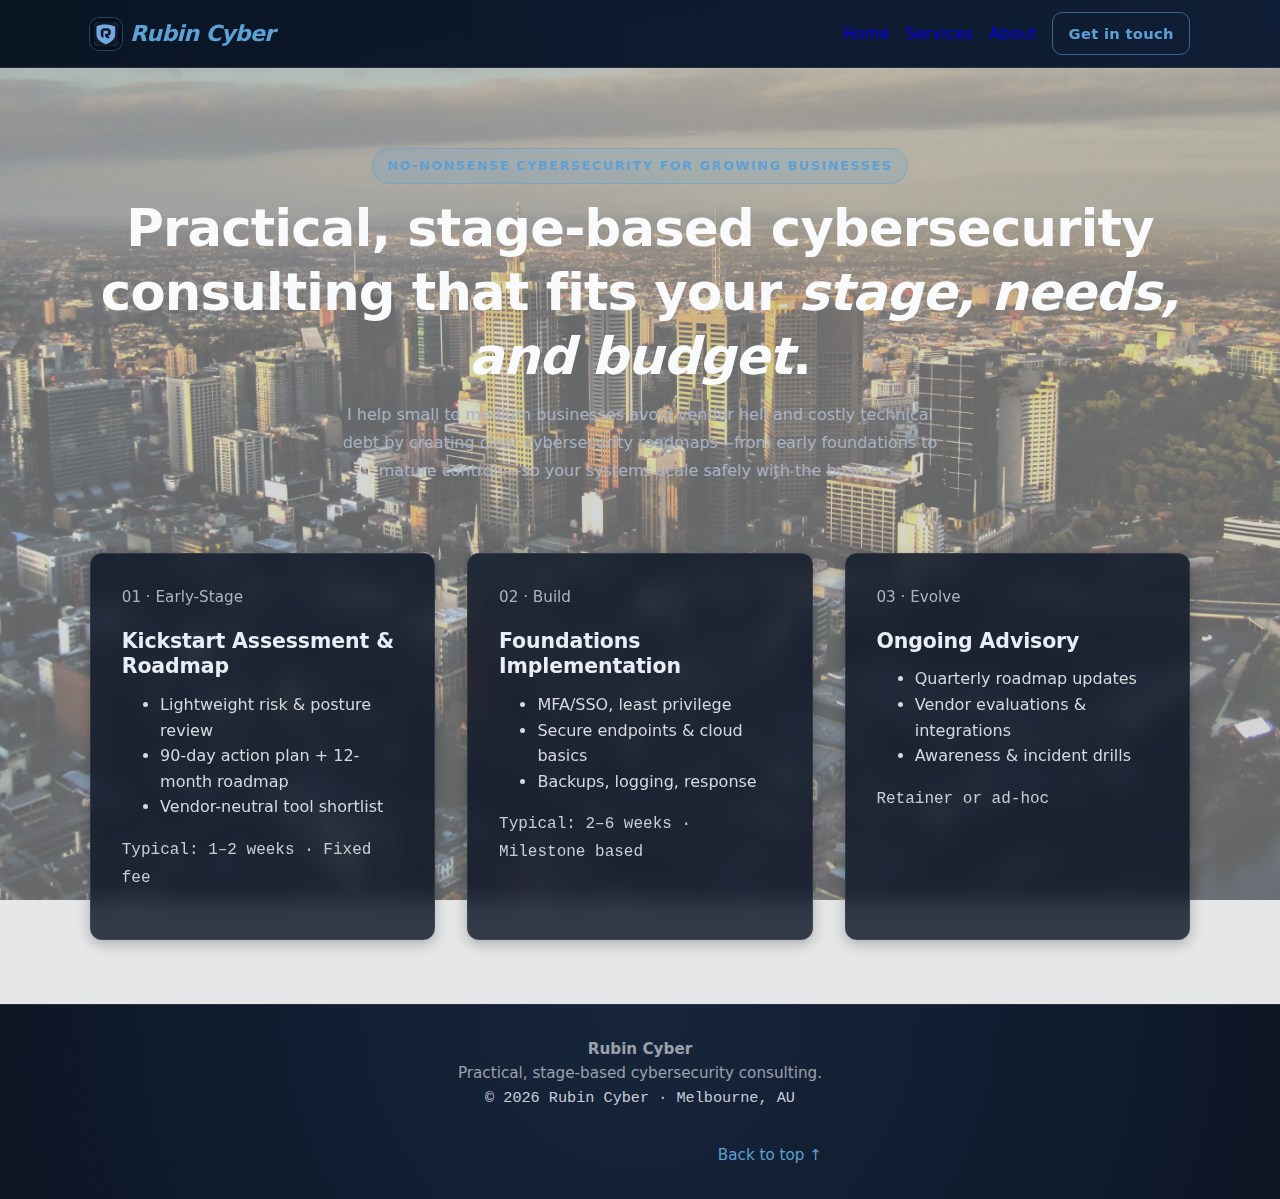
<file: index.html>
<!DOCTYPE html>
<html lang="en">
<head>
  <meta charset="utf-8"/>
  <meta name="viewport" content="width=device-width,initial-scale=1"/>
  <title>Rubin Cyber — Practical, stage-based cybersecurity consulting</title>
  <meta name="description" content="Practical, stage-based cybersecurity roadmaps for SMBs. No-nonsense guidance that fits your stage, needs, and budget."/>
  <link rel="icon" type="image/svg+xml" href="./assets/icon.svg?v=5">
  <link rel="stylesheet" href="./assets/styles.css?v=9">
</head>
<body>
<header class="nav">
  <div class="container nav-inner">
    <div class="brand">
      <img class="logo" src="./assets/icon.svg" width="24" height="24" alt="Rubin Cyber logo">
      <span>Rubin&nbsp;Cyber</span>
    </div>
    <nav class="menu" aria-label="Primary">
      <a href="./index.html">Home</a>
      <a href="./services.html">Services</a>
      <a href="./about.html">About</a>
      <a class="cta" href="./contact.html">Get in touch</a>
    </nav>
  </div>
</header>

<section class="hero">
  <div class="container">
    <span class="badge">No-nonsense cybersecurity for growing businesses</span>
    <h1>Practical, stage-based cybersecurity consulting that fits your <em>stage, needs, and budget</em>.</h1>
    <p>I help small to medium businesses avoid vendor hell and costly technical debt by creating clear cybersecurity roadmaps—from early foundations to mature controls—so your systems scale safely with the business.</p>
  </div>
</section>

<section class="section">
  <div class="container">
    <div class="grid three">
      <article class="card">
        <div class="kicker">01 · Early-Stage</div>
        <h3>Kickstart Assessment  &amp;  Roadmap</h3>
        <ul class="list">
          <li>Lightweight risk  &amp;  posture review</li>
          <li>90-day action plan + 12-month roadmap</li>
          <li>Vendor-neutral tool shortlist</li>
        </ul>
        <p class="mono">Typical: 1–2 weeks · Fixed fee</p>
      </article>
      <article class="card">
        <div class="kicker">02 · Build</div>
        <h3>Foundations Implementation</h3>
        <ul class="list">
          <li>MFA/SSO, least privilege</li>
          <li>Secure endpoints  &amp;  cloud basics</li>
          <li>Backups, logging, response</li>
        </ul>
        <p class="mono">Typical: 2–6 weeks · Milestone based</p>
      </article>
      <article class="card">
        <div class="kicker">03 · Evolve</div>
        <h3>Ongoing Advisory</h3>
        <ul class="list">
          <li>Quarterly roadmap updates</li>
          <li>Vendor evaluations  &amp;  integrations</li>
          <li>Awareness  &amp;  incident drills</li>
        </ul>
        <p class="mono">Retainer or ad-hoc</p>
      </article>
    </div>
  </div>
</section>

<footer class="foot">
  <div class="container">
    <div class="grid two">
      <div>
        <strong>Rubin Cyber</strong><br/>
        Practical, stage-based cybersecurity consulting.<br/>
        <span class="mono">© <span id="year"></span> Rubin Cyber · Melbourne, AU</span>
      </div>
      <div style="text-align:right"><a class="pill" href="#top">Back to top ↑</a></div>
    </div>
  </div>
</footer>
<script>document.getElementById('year').textContent=new Date().getFullYear()</script>
</body>
</html>
</file>
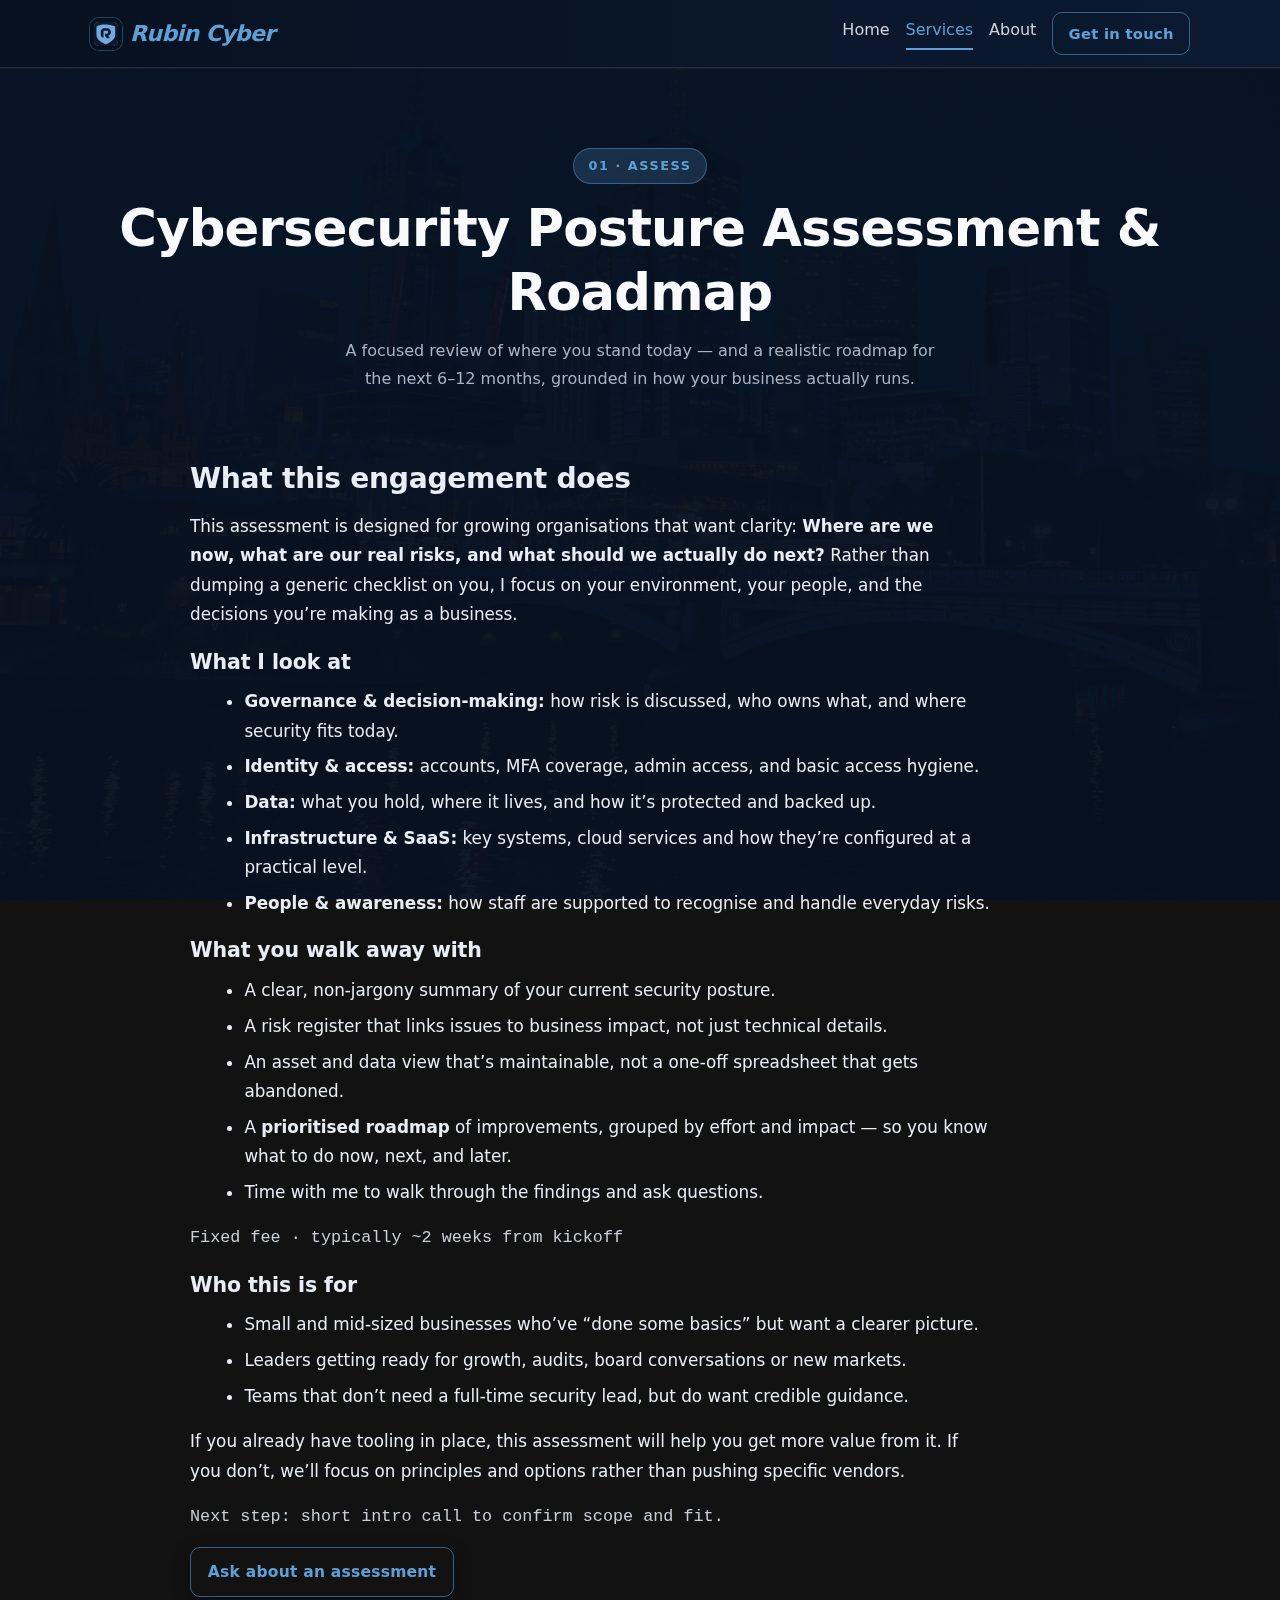
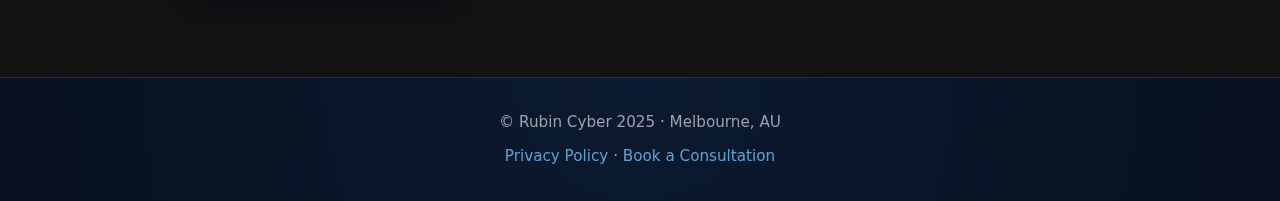
<file: assess.html>
<!DOCTYPE html>
<html lang="en">
<head>
  <meta charset="utf-8"/>
  <meta name="viewport" content="width=device-width,initial-scale=1"/>
  <title>Cybersecurity Posture Assessment & Roadmap — Rubin Cyber</title>
  <meta name="description" content="Fixed-fee cybersecurity posture assessment and roadmap for growing businesses."/>

  <link rel="icon" type="image/svg+xml" href="./assets/icon.svg?v=11">
  <link rel="stylesheet" href="./assets/styles.css?v=20">
  <link rel="canonical" href="https://j-rbs.github.io/rubin-cyber-website/assess.html">
  <meta name="theme-color" content="#1C1E22">
  <meta name="color-scheme" content="dark">

  <!-- Open Graph -->
  <meta property="og:type" content="website">
  <meta property="og:site_name" content="Rubin Cyber">
  <meta property="og:title" content="Cybersecurity Posture Assessment & Roadmap — Rubin Cyber">
  <meta property="og:description" content="A focused assessment and roadmap aligned to how your business actually operates.">
  <meta property="og:url" content="https://j-rbs.github.io/rubin-cyber-website/assess.html">
  <meta property="og:image" content="https://j-rbs.github.io/rubin-cyber-website/assets/og-image.png">
  <meta property="og:image:width" content="1200">
  <meta property="og:image:height" content="630">

  <!-- Twitter -->
  <meta name="twitter:card" content="summary_large_image">
  <meta name="twitter:title" content="Cybersecurity Posture Assessment & Roadmap — Rubin Cyber">
  <meta name="twitter:description" content="Vendor-neutral assessment and roadmap designed for growing businesses.">
  <meta name="twitter:image" content="https://j-rbs.github.io/rubin-cyber-website/assets/og-image.png">
</head>

<body class="bg-layer">
<header class="nav">
  <div class="container nav-inner">
    <div class="brand">
      <img class="logo" src="./assets/icon.svg?v=12" alt="Rubin Cyber logo">
      <span>Rubin&nbsp;Cyber</span>
    </div>
    <nav class="menu" aria-label="Primary">
      <a class="navlink" href="./">Home</a>
      <a class="navlink" href="./services.html" aria-current="page">Services</a>
      <a class="navlink" href="./about.html">About</a>
      <a class="cta" href="./contact.html">Get in touch</a>
    </nav>
  </div>
</header>

<section class="hero">
  <div class="container">
    <span class="badge">01 · Assess</span>
    <h1>Cybersecurity Posture Assessment &amp; Roadmap</h1>
    <p class="muted">
      A focused review of where you stand today — and a realistic roadmap for the next 6–12 months,
      grounded in how your business actually runs.
    </p>
  </div>
</section>

<section class="section about">
  <div class="container">
    <h2>What this engagement does</h2>
    <p>
      This assessment is designed for growing organisations that want clarity: 
      <strong>Where are we now, what are our real risks, and what should we actually do next?</strong> 
      Rather than dumping a generic checklist on you, I focus on your environment, your people,
      and the decisions you’re making as a business.
    </p>

    <h3>What I look at</h3>
    <ul class="indented-list">
      <li><strong>Governance &amp; decision-making:</strong> how risk is discussed, who owns what, and where security fits today.</li>
      <li><strong>Identity &amp; access:</strong> accounts, MFA coverage, admin access, and basic access hygiene.</li>
      <li><strong>Data:</strong> what you hold, where it lives, and how it’s protected and backed up.</li>
      <li><strong>Infrastructure &amp; SaaS:</strong> key systems, cloud services and how they’re configured at a practical level.</li>
      <li><strong>People &amp; awareness:</strong> how staff are supported to recognise and handle everyday risks.</li>
    </ul>

    <h3>What you walk away with</h3>
    <ul class="indented-list">
      <li>A clear, non-jargony summary of your current security posture.</li>
      <li>A risk register that links issues to business impact, not just technical details.</li>
      <li>An asset and data view that’s maintainable, not a one-off spreadsheet that gets abandoned.</li>
      <li>
        A <strong>prioritised roadmap</strong> of improvements, grouped by effort and impact —
        so you know what to do now, next, and later.
      </li>
      <li>Time with me to walk through the findings and ask questions.</li>
    </ul>

    <p class="mono">Fixed fee · typically ~2 weeks from kickoff</p>

    <h3>Who this is for</h3>
    <ul class="indented-list">
      <li>Small and mid-sized businesses who’ve “done some basics” but want a clearer picture.</li>
      <li>Leaders getting ready for growth, audits, board conversations or new markets.</li>
      <li>Teams that don’t need a full-time security lead, but do want credible guidance.</li>
    </ul>

    <p>
      If you already have tooling in place, this assessment will help you get more value from it.
      If you don’t, we’ll focus on principles and options rather than pushing specific vendors.
    </p>

    <p class="mono">Next step: short intro call to confirm scope and fit.</p>

    <p>
      <a class="btn" href="./contact.html">Ask about an assessment</a>
    </p>
  </div>
</section>

<footer class="foot">
  <div class="container foot-inner">
    <span class="foot-copy">© Rubin Cyber 2025 · Melbourne, AU</span>
    <nav class="foot-links">
      <a href="./privacy.html" class="foot-link">Privacy Policy</a> ·
      <a href="./contact.html" class="foot-cta">Book a Consultation</a>
    </nav>
  </div>
</footer>
</body>
</html>
</file>
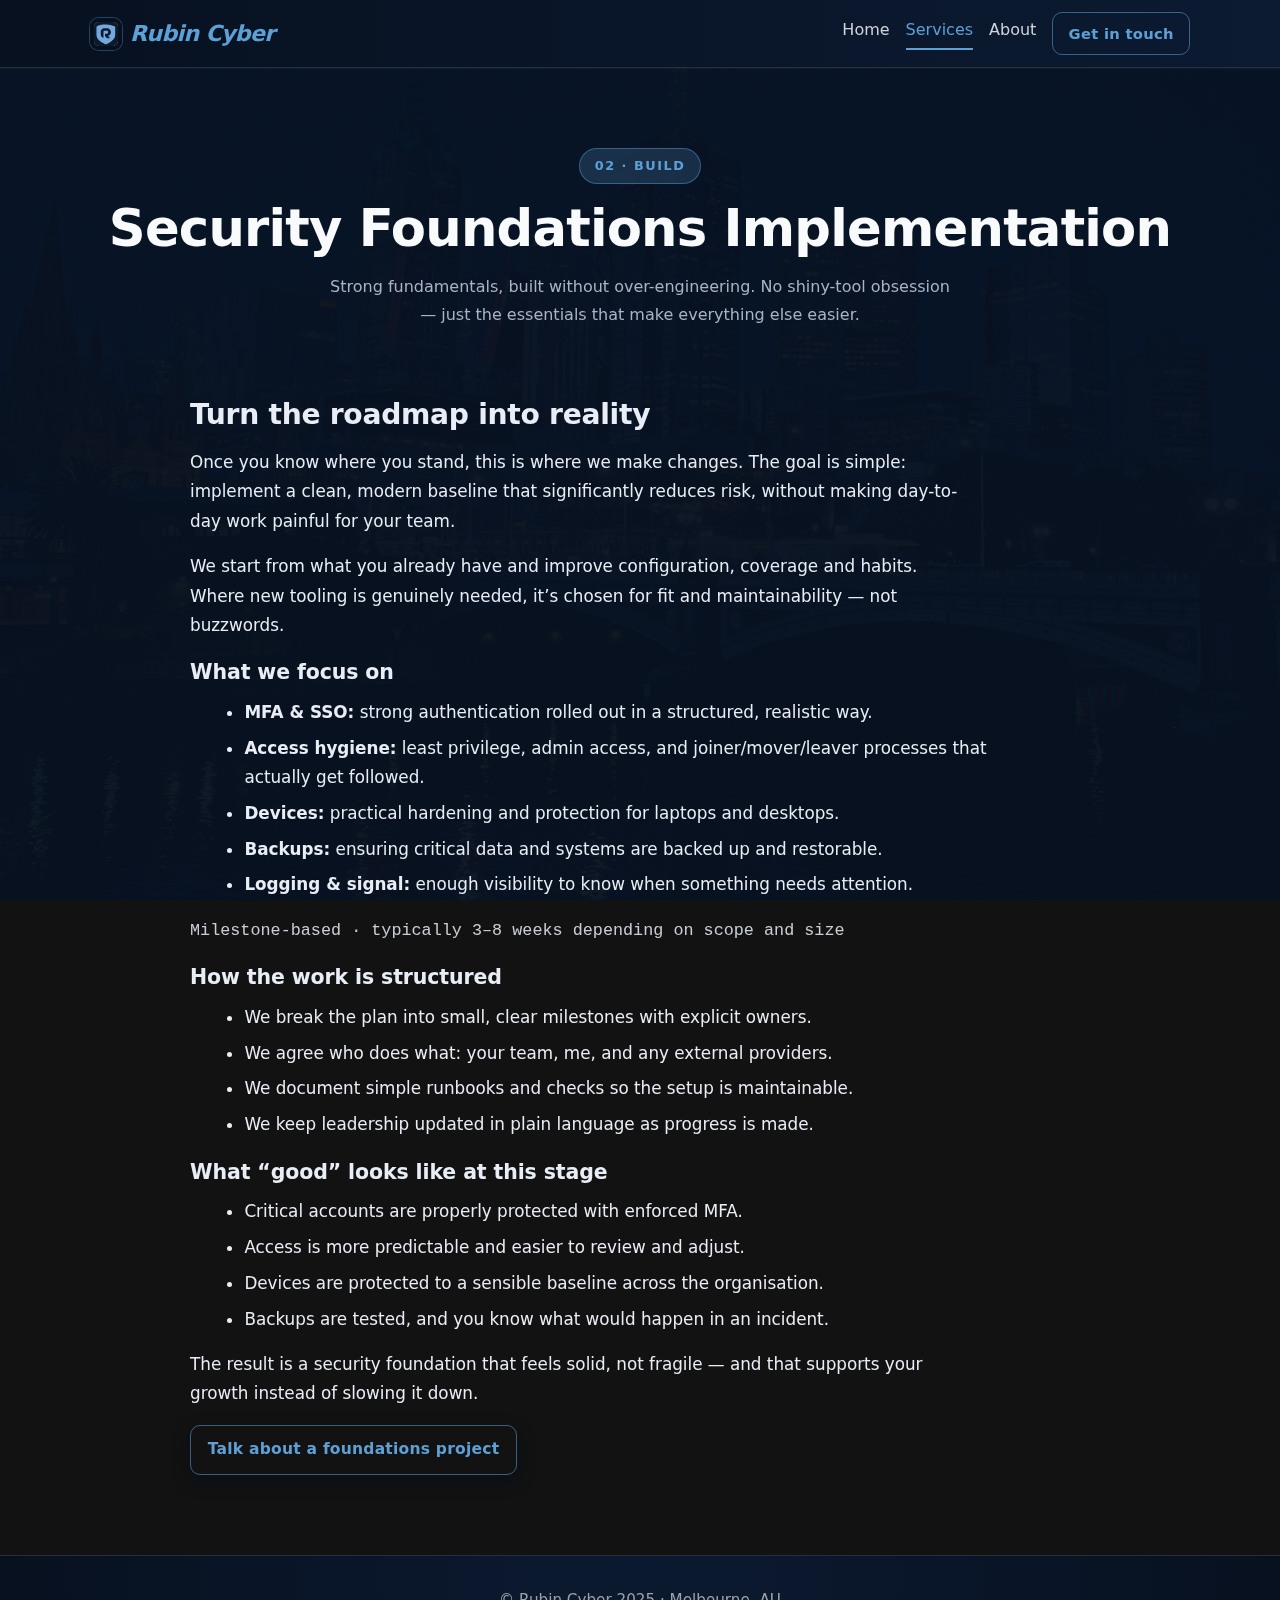
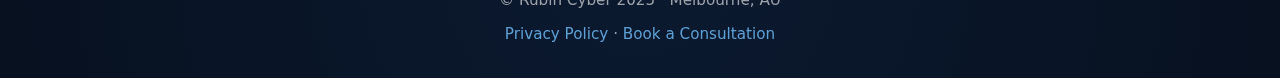
<file: build.html>
<!DOCTYPE html>
<html lang="en">
<head>
  <meta charset="utf-8"/>
  <meta name="viewport" content="width=device-width,initial-scale=1"/>
  <title>Security Foundations Implementation — Rubin Cyber</title>
  <meta name="description" content="Strong, low-maintenance security foundations implemented without over-engineering."/>

  <link rel="icon" type="image/svg+xml" href="./assets/icon.svg?v=11">
  <link rel="stylesheet" href="./assets/styles.css?v=20">
  <link rel="canonical" href="https://j-rbs.github.io/rubin-cyber-website/build.html">
  <meta name="theme-color" content="#1C1E22">
  <meta name="color-scheme" content="dark">

  <!-- Open Graph -->
  <meta property="og:type" content="website">
  <meta property="og:site_name" content="Rubin Cyber">
  <meta property="og:title" content="Security Foundations Implementation — Rubin Cyber">
  <meta property="og:description" content="Practical implementation of security fundamentals like MFA, access hygiene, backups and logging.">
  <meta property="og:url" content="https://j-rbs.github.io/rubin-cyber-website/build.html">
  <meta property="og:image" content="https://j-rbs.github.io/rubin-cyber-website/assets/og-image.png">
  <meta property="og:image:width" content="1200">
  <meta property="og:image:height" content="630">

  <!-- Twitter -->
  <meta name="twitter:card" content="summary_large_image">
  <meta name="twitter:title" content="Security Foundations Implementation — Rubin Cyber">
  <meta name="twitter:description" content="Strong fundamentals, implemented in a way your team can actually live with.">
  <meta name="twitter:image" content="https://j-rbs.github.io/rubin-cyber-website/assets/og-image.png">
</head>

<body class="bg-layer">
<header class="nav">
  <div class="container nav-inner">
    <div class="brand">
      <img class="logo" src="./assets/icon.svg?v=12" alt="Rubin Cyber logo">
      <span>Rubin&nbsp;Cyber</span>
    </div>
    <nav class="menu" aria-label="Primary">
      <a class="navlink" href="./">Home</a>
      <a class="navlink" href="./services.html" aria-current="page">Services</a>
      <a class="navlink" href="./about.html">About</a>
      <a class="cta" href="./contact.html">Get in touch</a>
    </nav>
  </div>
</header>

<section class="hero">
  <div class="container">
    <span class="badge">02 · Build</span>
    <h1>Security Foundations Implementation</h1>
    <p class="muted">
      Strong fundamentals, built without over-engineering.
      No shiny-tool obsession — just the essentials that make everything else easier.
    </p>
  </div>
</section>

<section class="section about">
  <div class="container">
    <h2>Turn the roadmap into reality</h2>
    <p>
      Once you know where you stand, this is where we make changes.
      The goal is simple: implement a clean, modern baseline that significantly reduces risk,
      without making day-to-day work painful for your team.
    </p>

    <p>
      We start from what you already have and improve configuration, coverage and habits.
      Where new tooling is genuinely needed, it’s chosen for fit and maintainability —
      not buzzwords.
    </p>

    <h3>What we focus on</h3>
    <ul class="indented-list">
      <li><strong>MFA &amp; SSO:</strong> strong authentication rolled out in a structured, realistic way.</li>
      <li><strong>Access hygiene:</strong> least privilege, admin access, and joiner/mover/leaver processes that actually get followed.</li>
      <li><strong>Devices:</strong> practical hardening and protection for laptops and desktops.</li>
      <li><strong>Backups:</strong> ensuring critical data and systems are backed up and restorable.</li>
      <li><strong>Logging &amp; signal:</strong> enough visibility to know when something needs attention.</li>
    </ul>

    <p class="mono">Milestone-based · typically 3–8 weeks depending on scope and size</p>

    <h3>How the work is structured</h3>
    <ul class="indented-list">
      <li>We break the plan into small, clear milestones with explicit owners.</li>
      <li>We agree who does what: your team, me, and any external providers.</li>
      <li>We document simple runbooks and checks so the setup is maintainable.</li>
      <li>We keep leadership updated in plain language as progress is made.</li>
    </ul>

    <h3>What “good” looks like at this stage</h3>
    <ul class="indented-list">
      <li>Critical accounts are properly protected with enforced MFA.</li>
      <li>Access is more predictable and easier to review and adjust.</li>
      <li>Devices are protected to a sensible baseline across the organisation.</li>
      <li>Backups are tested, and you know what would happen in an incident.</li>
    </ul>

    <p>
      The result is a security foundation that feels solid, not fragile —
      and that supports your growth instead of slowing it down.
    </p>

    <p>
      <a class="btn" href="./contact.html">Talk about a foundations project</a>
    </p>
  </div>
</section>

<footer class="foot">
  <div class="container foot-inner">
    <span class="foot-copy">© Rubin Cyber 2025 · Melbourne, AU</span>
    <nav class="foot-links">
      <a href="./privacy.html" class="foot-link">Privacy Policy</a> ·
      <a href="./contact.html" class="foot-cta">Book a Consultation</a>
    </nav>
  </div>
</footer>
</body>
</html>
</file>
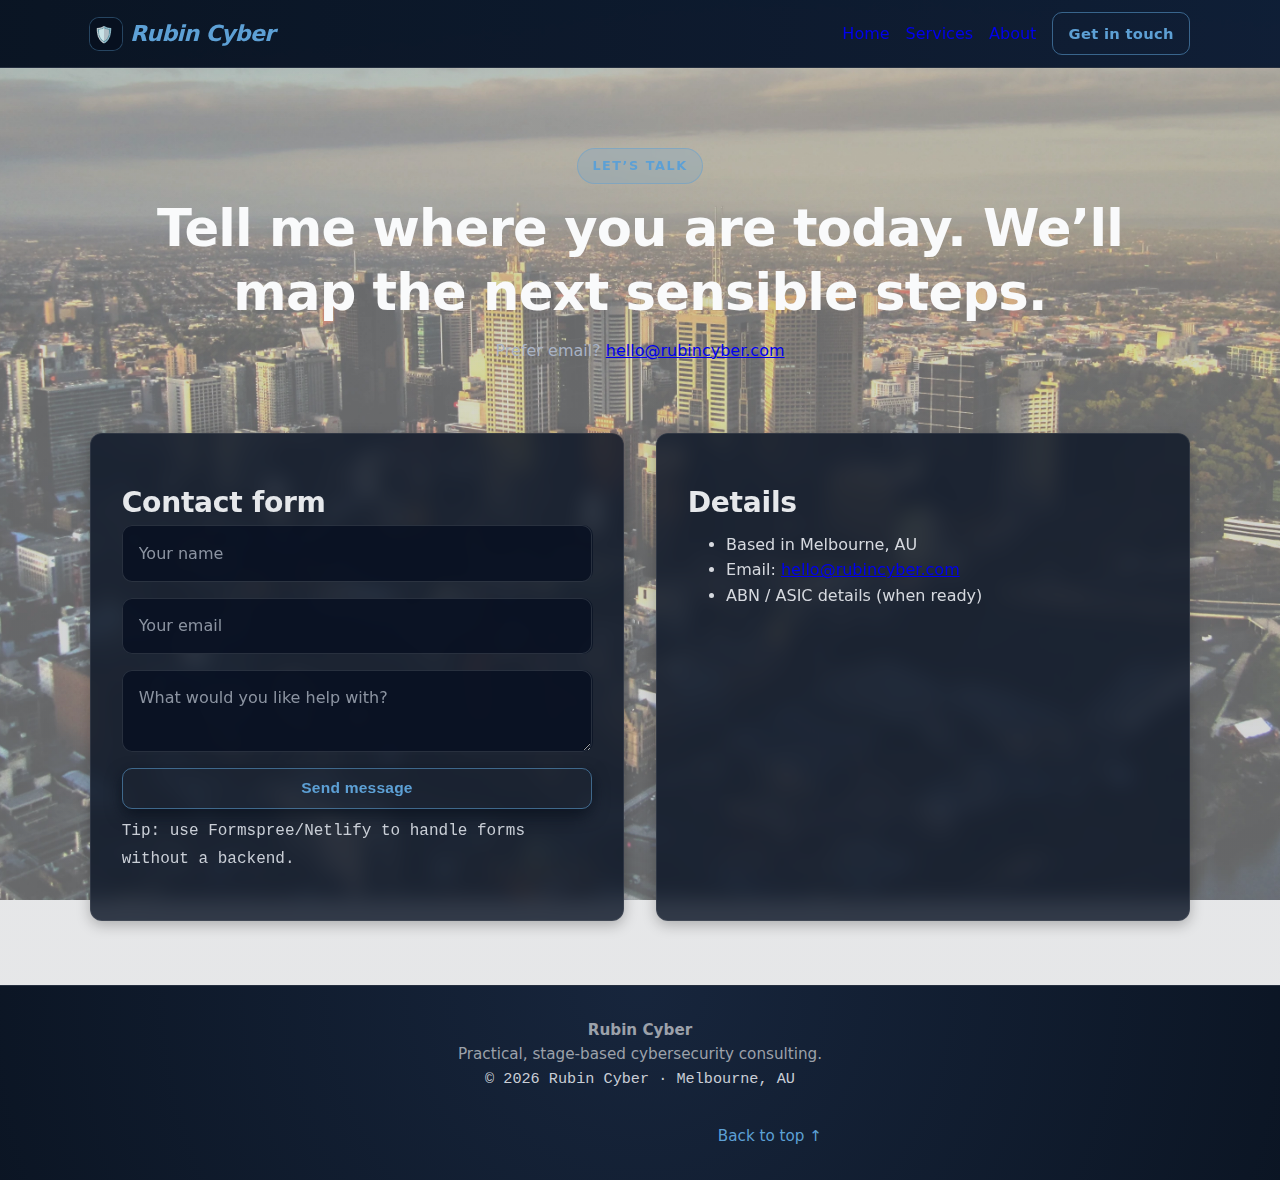
<file: contact.html>
<!DOCTYPE html>
<html lang="en">
<head>
  <meta charset="utf-8"/>
  <meta name="viewport" content="width=device-width,initial-scale=1"/>
  <title>Contact — Rubin Cyber</title>
  <meta name="description" content="Contact Rubin Cyber to book a short intro call."/>
  <link rel="icon" type="image/svg+xml" href="./assets/icon.svg?v=4">
  <link rel="stylesheet" href="./assets/styles.css?v=4">
</head>
<body>
<header class="nav">
  <div class="container nav-inner">
    <div class="brand"><div class="logo">🛡️</div><span>Rubin Cyber</span></div>
    <nav class="menu" aria-label="Primary">
      <a href="./index.html">Home</a>
      <a href="./services.html">Services</a>
      <a href="./about.html">About</a>
      <a class="cta" aria-current="page" href="./contact.html">Get in touch</a>
    </nav>
  </div>
</header>

<section class="hero">
  <div class="container">
    <span class="badge">Let’s talk</span>
    <h1>Tell me where you are today. We’ll map the next sensible steps.</h1>
    <p class="muted">Prefer email? <a href="mailto:hello@rubincyber.com">hello@rubincyber.com</a></p>
  </div>
</section>

<section class="section">
  <div class="container grid two">
    <div class="card">
      <h2>Contact form</h2>
      <!-- Mailto works but opens the user's email client. Swap to Formspree later for direct submissions. -->
      <form class="form" action="mailto:hello@rubincyber.com" method="post" enctype="text/plain">
        <input class="input" name="name" type="text" placeholder="Your name" required>
        <input class="input" name="email" type="email" placeholder="Your email" required>
        <textarea class="input" name="message" placeholder="What would you like help with?"></textarea>
        <button class="btn" type="submit">Send message</button>
      </form>
      <p class="mono" style="margin-top:8px">Tip: use Formspree/Netlify to handle forms without a backend.</p>
    </div>
    <aside class="card">
      <h2>Details</h2>
      <ul class="list">
        <li>Based in Melbourne, AU</li>
        <li>Email: <a href="mailto:hello@rubincyber.com">hello@rubincyber.com</a></li>
        <li>ABN / ASIC details (when ready)</li>
      </ul>
    </aside>
  </div>
</section>

<footer class="foot">
  <div class="container">
    <div class="grid two">
      <div>
        <strong>Rubin Cyber</strong><br/>
        Practical, stage-based cybersecurity consulting.<br/>
        <span class="mono">© <span id="year"></span> Rubin Cyber · Melbourne, AU</span>
      </div>
      <div style="text-align:right"><a class="pill" href="#top">Back to top ↑</a></div>
    </div>
  </div>
</footer>
<script>document.getElementById('year').textContent=new Date().getFullYear()</script>
</body>
</html>
</file>
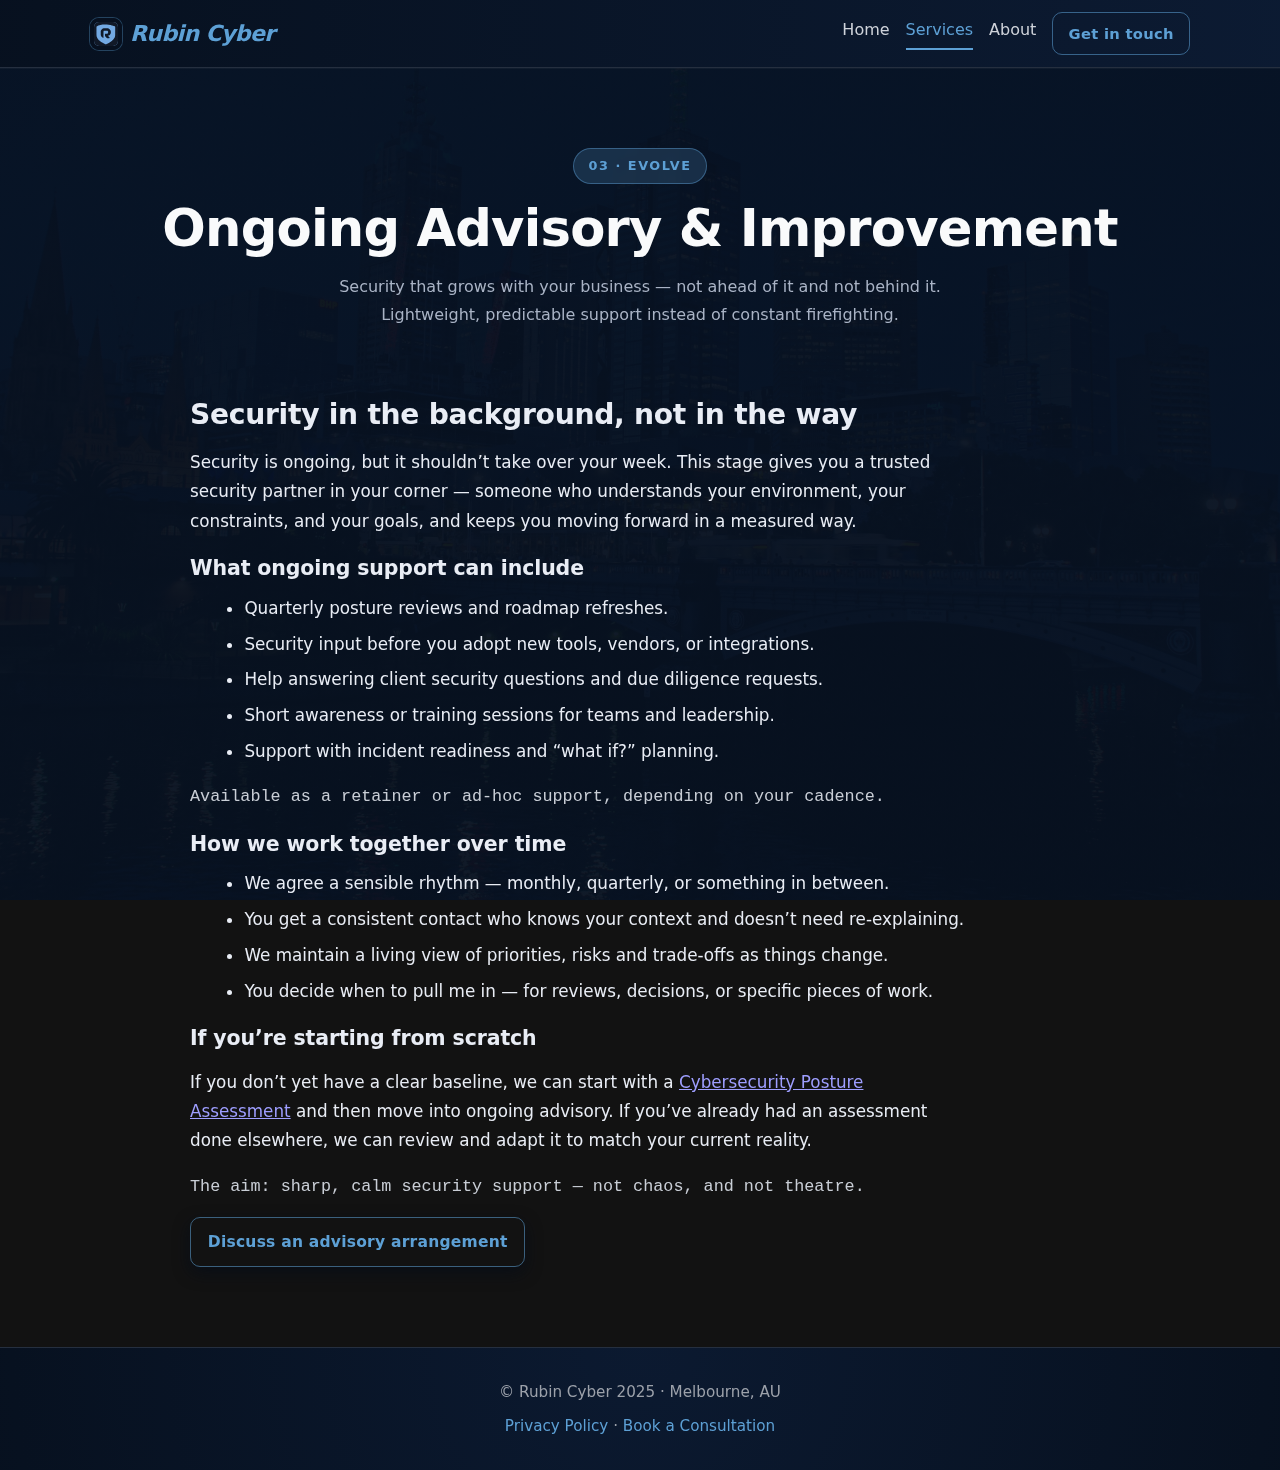
<file: evolve.html>
<!DOCTYPE html>
<html lang="en">
<head>
  <meta charset="utf-8"/>
  <meta name="viewport" content="width=device-width,initial-scale=1"/>
  <title>Ongoing Advisory & Improvement — Rubin Cyber</title>
  <meta name="description" content="Lightweight, ongoing cybersecurity advisory so your posture stays in step with your business."/>

  <link rel="icon" href="/icon.png" type="image/png" sizes="32x32">
  <link rel="shortcut icon" href="/icon.png" type="image/png">
  <link rel="stylesheet" href="./assets/styles.css?v=20">
  <link rel="canonical" href="https://j-rbs.github.io/rubin-cyber-website/evolve.html">
  <meta name="theme-color" content="#1C1E22">
  <meta name="color-scheme" content="dark">

  <!-- Open Graph -->
  <meta property="og:type" content="website">
  <meta property="og:site_name" content="Rubin Cyber">
  <meta property="og:title" content="Ongoing Advisory & Improvement — Rubin Cyber">
  <meta property="og:description" content="Fractional security support that keeps you moving forward without adding noise.">
  <meta property="og:url" content="https://j-rbs.github.io/rubin-cyber-website/evolve.html">
  <meta property="og:image" content="https://j-rbs.github.io/rubin-cyber-website/assets/og-image.png">
  <meta property="og:image:width" content="1200">
  <meta property="og:image:height" content="630">

  <!-- Twitter -->
  <meta name="twitter:card" content="summary_large_image">
  <meta name="twitter:title" content="Ongoing Advisory & Improvement — Rubin Cyber">
  <meta name="twitter:description" content="Security that grows with your business — not ahead of it and not behind it.">
  <meta name="twitter:image" content="https://j-rbs.github.io/rubin-cyber-website/assets/og-image.png">
</head>

<body class="bg-layer">
<header class="nav">
  <div class="container nav-inner">
    <div class="brand">
      <img class="logo" src="./assets/icon.svg?v=12" alt="Rubin Cyber logo">
      <span>Rubin&nbsp;Cyber</span>
    </div>
    <nav class="menu" aria-label="Primary">
      <a class="navlink" href="./">Home</a>
      <a class="navlink" href="./services.html" aria-current="page">Services</a>
      <a class="navlink" href="./about.html">About</a>
      <a class="cta" href="./contact.html">Get in touch</a>
    </nav>
  </div>
</header>

<section class="hero">
  <div class="container">
    <span class="badge">03 · Evolve</span>
    <h1>Ongoing Advisory &amp; Improvement</h1>
    <p class="muted">
      Security that grows with your business — not ahead of it and not behind it.
      Lightweight, predictable support instead of constant firefighting.
    </p>
  </div>
</section>

<section class="section about">
  <div class="container">
    <h2>Security in the background, not in the way</h2>
    <p>
      Security is ongoing, but it shouldn’t take over your week.
      This stage gives you a trusted security partner in your corner — someone who understands
      your environment, your constraints, and your goals, and keeps you moving forward in a measured way.
    </p>

    <h3>What ongoing support can include</h3>
    <ul class="indented-list">
      <li>Quarterly posture reviews and roadmap refreshes.</li>
      <li>Security input before you adopt new tools, vendors, or integrations.</li>
      <li>Help answering client security questions and due diligence requests.</li>
      <li>Short awareness or training sessions for teams and leadership.</li>
      <li>Support with incident readiness and “what if?” planning.</li>
    </ul>

    <p class="mono">Available as a retainer or ad-hoc support, depending on your cadence.</p>

    <h3>How we work together over time</h3>
    <ul class="indented-list">
      <li>We agree a sensible rhythm — monthly, quarterly, or something in between.</li>
      <li>You get a consistent contact who knows your context and doesn’t need re-explaining.</li>
      <li>We maintain a living view of priorities, risks and trade-offs as things change.</li>
      <li>You decide when to pull me in — for reviews, decisions, or specific pieces of work.</li>
    </ul>

    <h3>If you’re starting from scratch</h3>
    <p>
      If you don’t yet have a clear baseline, we can start with a
      <a href="./assess.html">Cybersecurity Posture Assessment</a> and then move into ongoing
      advisory. If you’ve already had an assessment done elsewhere, we can review and adapt it
      to match your current reality.
    </p>

    <p class="mono">The aim: sharp, calm security support — not chaos, and not theatre.</p>

    <p>
      <a class="btn" href="./contact.html">Discuss an advisory arrangement</a>
    </p>
  </div>
</section>

<footer class="foot">
  <div class="container foot-inner">
    <span class="foot-copy">© Rubin Cyber 2025 · Melbourne, AU</span>
    <nav class="foot-links">
      <a href="./privacy.html" class="foot-link">Privacy Policy</a> ·
      <a href="./contact.html" class="foot-cta">Book a Consultation</a>
    </nav>
  </div>
</footer>
</body>
</html>
</file>
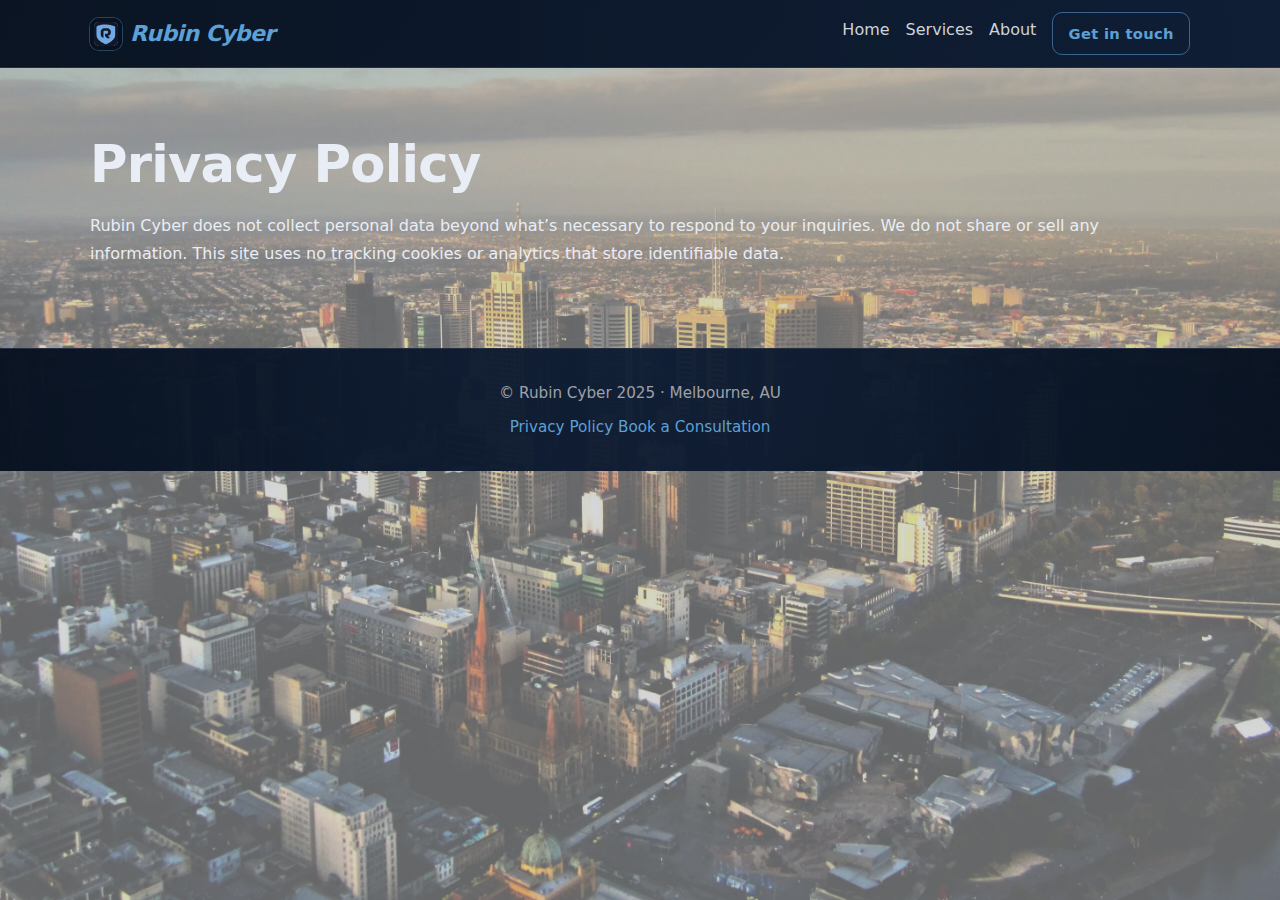
<file: privacy.html>
<!DOCTYPE html>
<html lang="en">
<head>
  <meta charset="utf-8">
  <meta name="viewport" content="width=device-width,initial-scale=1">
  <title>Page not found — Rubin Cyber</title>
  <link rel="stylesheet" href="./assets/styles.css?v=20">
    <link rel="canonical" href="https://j-rbs.github.io/rubin-cyber-website/">
  <meta name="theme-color" content="#1C1E22">
  <meta name="color-scheme" content="dark">
  <meta name="description" content="Practical, stage-based cybersecurity consulting for growing businesses. Vendor-neutral roadmaps, budget-aware controls, and ongoing advisory.">

  <!-- Open Graph (for LinkedIn, Facebook, etc.) -->
  <meta property="og:type" content="website">
  <meta property="og:site_name" content="Rubin Cyber">
  <meta property="og:title" content="Rubin Cyber — Practical, no-nonsense cybersecurity">
  <meta property="og:description" content="Vendor-neutral roadmaps and advisory to help you scale securely.">
  <meta property="og:url" content="https://j-rbs.github.io/rubin-cyber-website/">
  <meta property="og:image" content="https://j-rbs.github.io/rubin-cyber-website/assets/og-image.png">
  <meta property="og:image:width" content="1200">
  <meta property="og:image:height" content="630">

  <!-- Twitter (X) -->
  <meta name="twitter:card" content="summary_large_image">
  <meta name="twitter:title" content="Rubin Cyber — Practical, no-nonsense cybersecurity">
  <meta name="twitter:description" content="Stage-based roadmaps and advisory for SMBs and startups.">
  <meta name="twitter:image" content="https://j-rbs.github.io/rubin-cyber-website/assets/og-image.png">

  <!-- App / icons -->
  <link rel="icon" type="image/svg+xml" href="./assets/icon.svg">
  <link rel="apple-touch-icon" sizes="180x180" href="./assets/icons/apple-touch-icon.png">
  <link rel="manifest" href="./site.webmanifest">
</head>
<body>

<header class="nav">
  <div class="container nav-inner">
    <div class="brand">
      <img class="logo" src="./assets/icon.svg?v=12" alt="Rubin Cyber logo">
      <span>Rubin&nbsp;Cyber</span>
    </div>
    <nav class="menu" aria-label="Primary">
      <a class="navlink" href="./">Home</a>
      <a class="navlink" href="./services.html">Services</a>
      <a class="navlink" href="./about.html">About</a>
      <a class="cta" href="./contact.html">Get in touch</a>
    </nav>
  </div>
</header>

<section class="section">
  <div class="container">
    <h1>Privacy Policy</h1>
    <p>Rubin Cyber does not collect personal data beyond what’s necessary to respond to your inquiries. We do not share or sell any information. This site uses no tracking cookies or analytics that store identifiable data.</p>
  </div>
</section>

<footer class="foot">
  <div class="container foot-inner">
    <span class="foot-copy">© Rubin Cyber 2025 · Melbourne, AU</span>

    <nav class="foot-links">
      <a href="./privacy.html" class="foot-link">Privacy Policy</a>
      <a href="./contact.html" class="foot-cta">Book a Consultation</a>
    </nav>
  </div>
</footer>

</body>
</html>
</file>
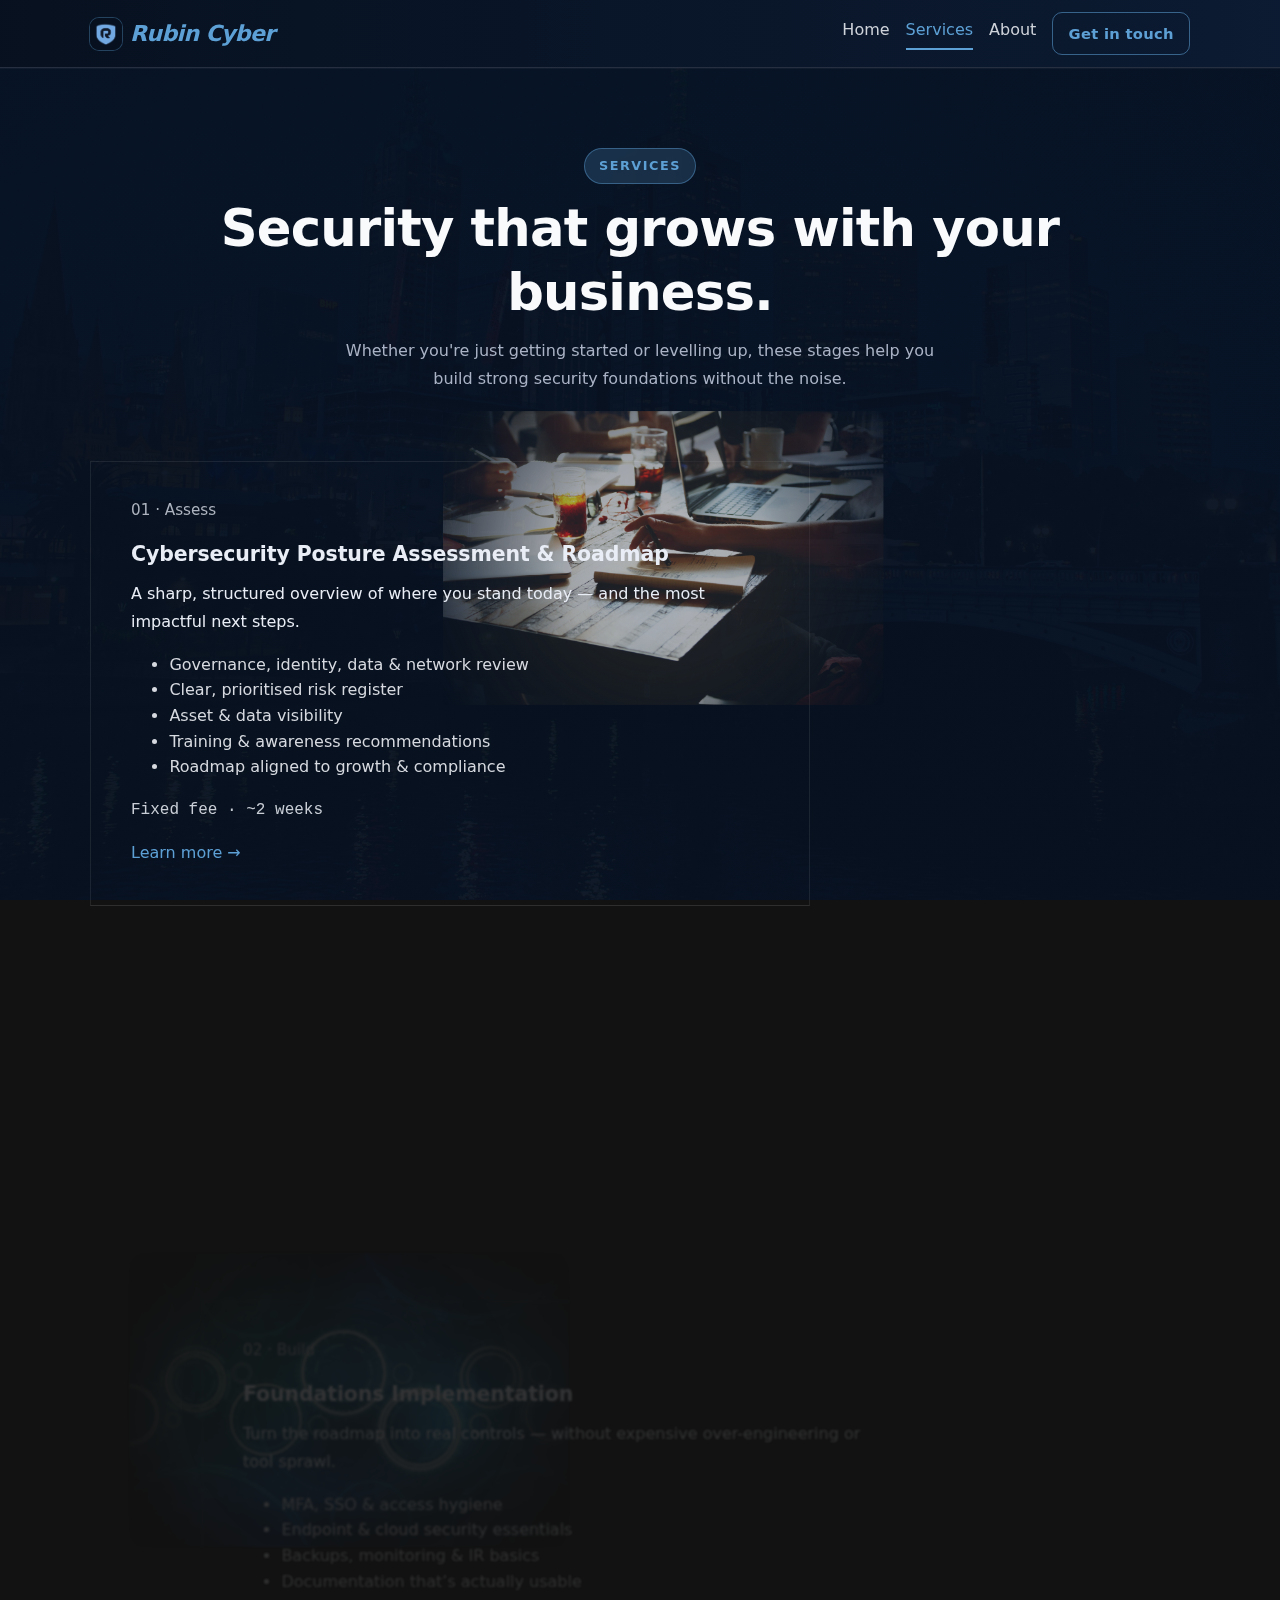
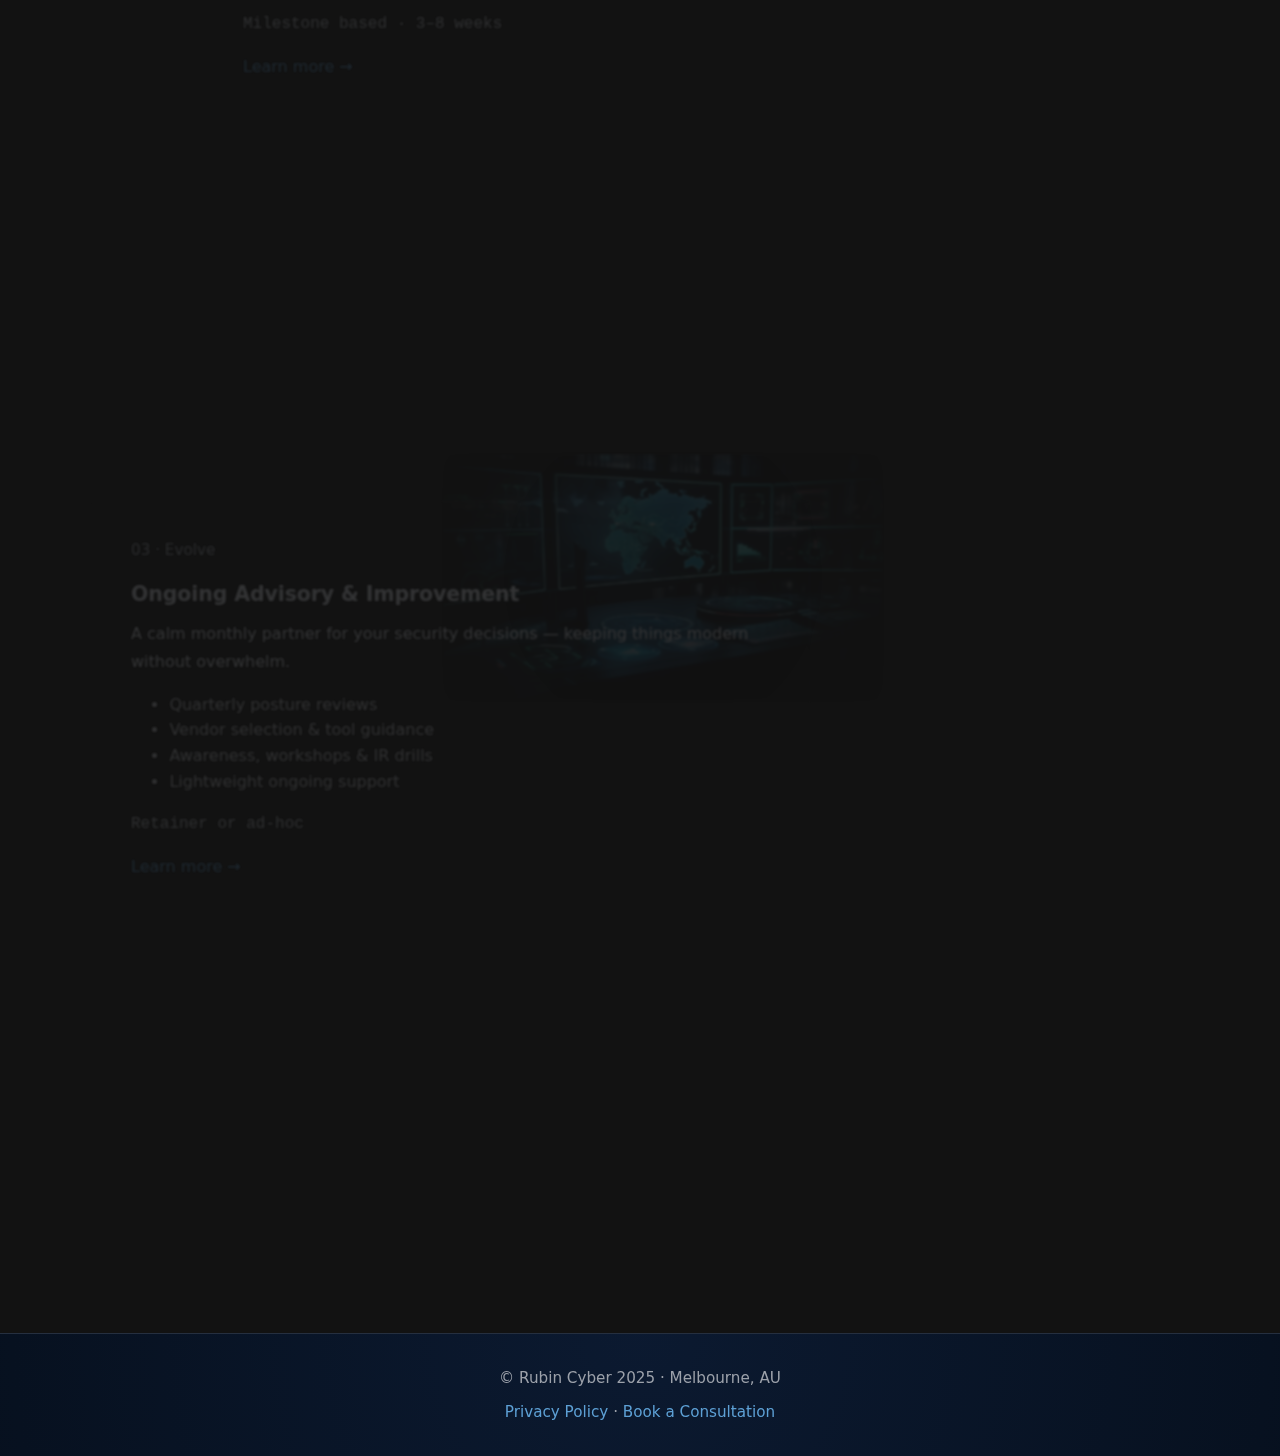
<file: services.html>
<!DOCTYPE html>
<html lang="en">
<head>
  <meta charset="utf-8"/>
  <meta name="viewport" content="width=device-width,initial-scale=1"/>
  <title>Services - Rubin Cyber</title>
  <meta name="description" content="Stage-based cybersecurity services: assessments, roadmaps, implementation, and ongoing advisory."/>

  <link rel="icon" href="./assets/icon.png" type="image/png" sizes="32x32">
  <link rel="shortcut icon" href="./assets/icon.png" type="image/png">
  <link rel="stylesheet" href="./assets/styles.css?v=20">
  <link rel="canonical" href="https://j-rbs.github.io/rubin-cyber-website/">

  <meta name="theme-color" content="#1C1E22">
  <meta name="color-scheme" content="dark">

<style>
  /* ===== Premium scroll flow ===== */
  .services-flow {
    padding-block: clamp(2.75rem, 7vw, 4.5rem);
  }

  .service-stage {
    position: relative;
    min-height: 80vh;
    margin-block: clamp(3rem, 10vh, 5rem);
    opacity: 0.15;
    transform: translateY(40px);
    filter: blur(1px);
    transition: opacity .6s ease, transform .6s ease, filter .6s ease;
  }

  .service-stage.is-active {
    opacity: 1;
    transform: translateY(0);
    filter: none;
  }

  /* Content column – no more heavy "box" */
  .card {
    position: relative;
    padding: 2.25rem 2.5rem 2.5rem;
    background: transparent;
    box-shadow: none;
    border-radius: 0;
    backdrop-filter: none;
    border-bottom: 1px solid rgba(255,255,255,0.12);
    max-width: 720px;
  }

  /* Nudge card depending on stage side so there's room for the big image */
  .stage-right .card {
    margin-left: 0;
    margin-right: 7rem;
  }

  .stage-left .card {
    margin-left: 7rem;
    margin-right: 0;
  }

  /* Make sure text sits above the image */
  .card > * {
    position: relative;
    z-index: 2;
  }

  /* ===== Image: big, soft, slightly overlapping ===== */
  .service-img {
    position: absolute;
    top: -10%;
    width: 420px;
    max-width: none;
    opacity: 0.7;              /* visible, but not overpowering */
    pointer-events: none;
    filter: saturate(1.05);

    /* Soft, smoothed-out edges so it blends into the BG */
    -webkit-mask-image: radial-gradient(
      circle at center,
      rgba(0,0,0,1) 0,
      rgba(0,0,0,0.9) 40%,
      rgba(0,0,0,0) 100%
    );
    mask-image: radial-gradient(
      circle at center,
      rgba(0,0,0,1) 0,
      rgba(0,0,0,0.9) 40%,
      rgba(0,0,0,0) 100%
    );
    -webkit-mask-repeat: no-repeat;
    mask-repeat: no-repeat;
    z-index: 1;
  }

  /* Right stage – image sits more to the right, overlapping the text a bit */
  .stage-right .service-img {
    right: -4rem;      /* pushes it out of the content column */
    transform: translate3d(0, 0, 0) scale(1.05);
  }

  /* Left stage – mirror the layout */
  .stage-left .service-img {
    left: -4rem;
    transform: translate3d(0, 0, 0) scale(1.05);
  }

  /* Mobile: center everything, reduce overlap so it doesn't get messy */
  @media (max-width: 820px) {
    .service-stage {
      min-height: auto;
      margin-block: 3.5rem;
    }

    .stage-right .card,
    .stage-left .card {
      margin-left: 0;
      margin-right: 0;
    }

    .card {
      padding: 2rem 1.25rem 2.25rem;
      border-bottom: 1px solid rgba(255,255,255,0.16);
    }

    .service-img {
      top: -12%;
      left: 50%;
      right: auto;
      width: 320px;
      transform: translateX(-50%) scale(1.02);
      opacity: 0.5;
    }
  }

  .stage-link {
    text-decoration: none;
    color: inherit;
    display: block;
  }

  .learn-link {
    margin-top: .35rem;
    font-weight: 500;
    text-decoration: none;
    color: var(--blue);
  }

  .learn-link:hover {
    color: var(--blue-hover);
    text-decoration: underline;
  }
</style>


</head>

<body class="bg-layer">

<header class="nav">
  <div class="container nav-inner">
    <div class="brand">
      <img class="logo" src="./assets/icon.png" alt="Rubin Cyber logo">
      <span>Rubin&nbsp;Cyber</span>
    </div>
    <nav class="menu" aria-label="Primary">
      <a class="navlink" href="./">Home</a>
      <a class="navlink" href="./services.html" aria-current="page">Services</a>
      <a class="navlink" href="./about.html">About</a>
      <a class="cta" href="./contact.html">Get in touch</a>
    </nav>
  </div>
</header>

<!-- HERO -->
<section class="hero">
  <div class="container">
    <span class="badge">Services</span>
    <h1>Security that grows with your business.</h1>
    <p class="muted">
      Whether you're just getting started or levelling up, these stages help you build 
      strong security foundations without the noise.
    </p>
  </div>
</section>

<!-- ===== SCROLLING STAGES WITH ALTERNATING IMAGES ===== -->
<section class="section services-flow">
  <div class="container">

    <!-- 01 · Assess (image right) -->
    <div class="service-stage stage-right" data-stage="assess">
      <a class="stage-link" href="./assess.html">
        <article class="card">
          <img src="./assets/assess.jpg" class="service-img" alt="Cybersecurity assessment">
          <div class="kicker">01 · Assess</div>
          <h3>Cybersecurity Posture Assessment &amp; Roadmap</h3>
          <p>A sharp, structured overview of where you stand today — and the most impactful next steps.</p>
          <ul class="list">
            <li>Governance, identity, data & network review</li>
            <li>Clear, prioritised risk register</li>
            <li>Asset & data visibility</li>
            <li>Training & awareness recommendations</li>
            <li>Roadmap aligned to growth & compliance</li>
          </ul>
          <p class="mono">Fixed fee · ~2 weeks</p>
          <span class="learn-link">Learn more →</span>
        </article>
      </a>
    </div>

    <!-- 02 · Build (image left) -->
    <div class="service-stage stage-left" data-stage="build">
      <a class="stage-link" href="./build.html">
        <article class="card">
          <img src="./assets/build.jpg" class="service-img" alt="Security implementation">
          <div class="kicker">02 · Build</div>
          <h3>Foundations Implementation</h3>
          <p>Turn the roadmap into real controls — without expensive over-engineering or tool sprawl.</p>
          <ul class="list">
            <li>MFA, SSO & access hygiene</li>
            <li>Endpoint & cloud security essentials</li>
            <li>Backups, monitoring & IR basics</li>
            <li>Documentation that’s actually usable</li>
          </ul>
          <p class="mono">Milestone based · 3–8 weeks</p>
          <span class="learn-link">Learn more →</span>
        </article>
      </a>
    </div>

    <!-- 03 · Evolve (image right) -->
    <div class="service-stage stage-right" data-stage="evolve">
      <a class="stage-link" href="./evolve.html">
        <article class="card">
          <img src="./assets/evolve.jpg" class="service-img" alt="Cyber advisory">
          <div class="kicker">03 · Evolve</div>
          <h3>Ongoing Advisory &amp; Improvement</h3>
          <p>A calm monthly partner for your security decisions — keeping things modern without overwhelm.</p>
          <ul class="list">
            <li>Quarterly posture reviews</li>
            <li>Vendor selection & tool guidance</li>
            <li>Awareness, workshops & IR drills</li>
            <li>Lightweight ongoing support</li>
          </ul>
          <p class="mono">Retainer or ad-hoc</p>
          <span class="learn-link">Learn more →</span>
        </article>
      </a>
    </div>

  </div>
</section>

<footer class="foot">
  <div class="container foot-inner">
    <span class="foot-copy">© Rubin Cyber 2025 · Melbourne, AU</span>
    <nav class="foot-links">
      <a href="./privacy.html" class="foot-link">Privacy Policy</a> ·
      <a href="./contact.html" class="foot-cta">Book a Consultation</a>
    </nav>
  </div>
</footer>

<script>
  // Scroll-based stage activation
  (function () {
    const stages = document.querySelectorAll('.service-stage');
    if (!stages.length) return;

    if (!('IntersectionObserver' in window)) {
      stages.forEach(s => s.classList.add('is-active'));
      return;
    }

    const observer = new IntersectionObserver(
      (entries) => {
        entries.forEach(entry => {
          if (entry.isIntersecting) {
            stages.forEach(s => s.classList.remove('is-active'));
            entry.target.classList.add('is-active');
          }
        });
      },
      { threshold: 0.55 }
    );

    stages.forEach(stage => observer.observe(stage));
    stages[0].classList.add('is-active');
  })();
</script>

</body>
</html>
</file>
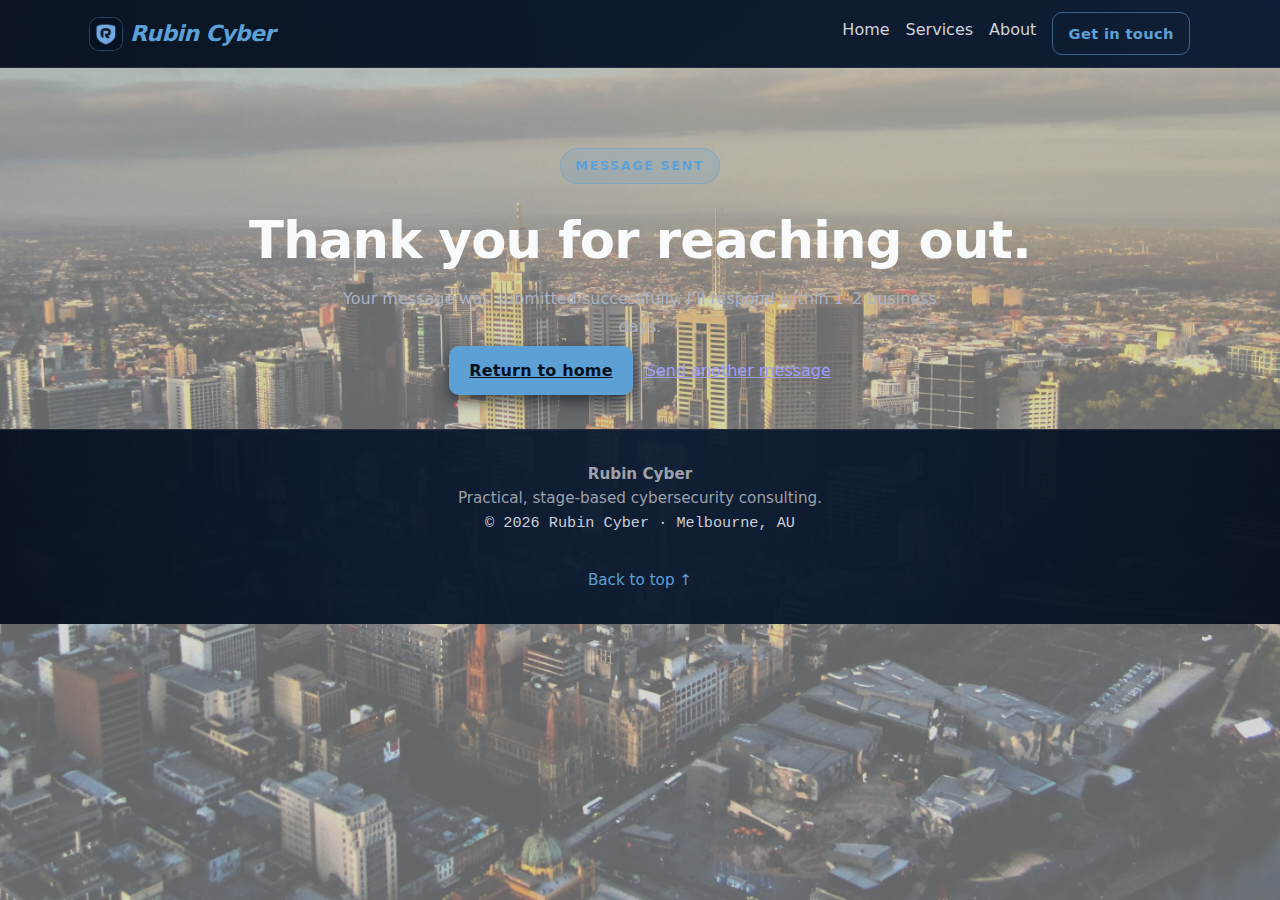
<file: thank-you.html>
<!DOCTYPE html>
<html lang="en">
<head>
  <meta charset="utf-8"/>
  <meta name="viewport" content="width=device-width,initial-scale=1"/>
  <title>Thank You — Rubin Cyber</title>
  <meta name="description" content="Thank you for getting in touch with Rubin Cyber."/>
  <link rel="canonical" href="https://j-rbs.github.io/rubin-cyber-website/thank-you.html">
  <meta name="theme-color" content="#1C1E22">
  <meta name="color-scheme" content="dark">
  <link rel="icon" href="./assets/icon.png" type="image/png" sizes="32x32">
  <link rel="shortcut icon" href="./assets/icon.png" type="image/png">
  <link rel="stylesheet" href="./assets/styles.css">

  <style>
    /* Small, page-local fade-in so you don't need to modify global CSS */
    .fade { opacity: 0; transform: translateY(4px); transition: opacity .4s ease, transform .4s ease; }
    .fade.in { opacity: 1; transform: translateY(0); }
    .hero .badge { display: inline-block; margin-bottom: .75rem; }
    .hero .btn { margin-top: 1rem; }
    /* Prefer reduced motion */
    @media (prefers-reduced-motion: reduce) {
      .fade { transition: none; transform: none; }
    }
  </style>
</head>
<body>
  <header class="nav">
    <div class="container nav-inner">
      <div class="brand">
        <img class="logo" src="./assets/icon.png" alt="Rubin Cyber logo">
        <span>Rubin&nbsp;Cyber</span>
      </div>
      <nav class="menu" aria-label="Primary">
        <a class="navlink" href="./">Home</a>
        <a class="navlink" href="./services.html">Services</a>
        <a class="navlink" href="./about.html">About</a>
        <a class="cta" href="./contact.html">Get in touch</a>
      </nav>
    </div>
  </header>

  <main>
    <section class="hero">
      <div class="container">
        <span class="badge">Message sent</span>
        <div id="confirm" class="fade" role="status" aria-live="polite">
          <h1>Thank you for reaching out.</h1>
          <p class="muted">Your message was submitted successfully. I’ll respond within 1–2 business days.</p>
          <p><a href="./" class="btn">Return to home</a> <a href="./contact.html" class="pill" style="margin-left:.5rem;">Send another message</a></p>
        </div>
      </div>
    </section>
  </main>

  <footer class="foot">
    <div class="container">
      <div class="grid two">
        <div>
          <strong>Rubin Cyber</strong><br>
          Practical, stage-based cybersecurity consulting.<br>
          <span class="mono">© <span id="year"></span> Rubin Cyber · Melbourne, AU</span>
        </div>
        <div class="text-right"><a class="pill" href="#top">Back to top ↑</a></div>
      </div>
    </div>
  </footer>

  <script>
    // Year stamp
    document.getElementById('year').textContent = new Date().getFullYear();

    // Staggered fade-in (accessible; respects reduced-motion via CSS)
    window.requestAnimationFrame(function () {
      var el = document.getElementById('confirm');
      // tiny delay so the transition is visible after paint
      setTimeout(function(){ el.classList.add('in'); }, 30);
    });
  </script>
</body>
</html>
</file>
<file: assets/styles.css>
:root{
  /* === Palette: Navy + Fog + Ice Blue + Ink === */
  --navy:#0C1B33;
  --navy-deep:#071120;
  --ink:#111111;
  --fog:#E6E8EB;
  --fog-soft:#F3F4F6;
  --ice:#5DA0D5;
  --ice-hover:#75B4E4;

  /* Use ice as the main accent “blue” */
  --blue:#5DA0D5;
  --blue-hover:#75B4E4;
  --blue-dark:#0C1B33;

  --text:#E9EDF5;
  --bg:#071120;
  --grey-900:#0C1B33;
  --grey-850:#111827;
  --field-bg:#0E1726;
  --field-border:#252F3F;
  --muted:#A9B3C5;

  --font-body:'Inter', system-ui, -apple-system, BlinkMacSystemFont, 'Segoe UI', sans-serif;
  --font-heading:'Inter', system-ui, -apple-system, BlinkMacSystemFont, 'Segoe UI', sans-serif;
  --font-logo:'Inter', system-ui, -apple-system, BlinkMacSystemFont, 'Segoe UI', sans-serif;

  /* Rhythm & Type */
  --space-1:.25rem; --space-2:.5rem; --space-3:.75rem; --space-4:1rem;
  --space-5:1.25rem; --space-6:1.5rem; --space-7:2rem; --space-8:3rem;
  --space-9:4rem; --space-10:5rem;

  --lh-tight:1.25; --lh-normal:1.6; --lh-relaxed:1.75;

  --radius-sm:8px; --radius-md:10px; --radius-lg:12px; --radius-xl:16px;

  --shadow-1:0 4px 14px rgba(0,0,0,.25);
  --shadow-2:0 8px 20px rgba(0,0,0,.30);

  /* Readable measures */
  --measure:72ch;
  --measure-narrow:62ch;
}

/* RESET & BASE */
*{box-sizing:border-box;margin:0;padding:0}
html{scroll-behavior:smooth}
body{
  color:var(--text);
  font-family:var(--font-body);
  line-height:var(--lh-normal);
  -webkit-font-smoothing:antialiased;

  background:
    linear-gradient(
      rgba(7,17,32,0.10),
      rgba(7,17,32,0.10)
    ),
    url("./melbourne-skyline.webp")
      center / cover no-repeat fixed;

  font-size:16px;
}

img{display:block;max-width:100%;height:auto}
.container{width:min(1100px, 90%);margin-inline:auto}

/* Typography & global rhythm */
p{margin-block: var(--space-4); line-height: var(--lh-relaxed)}
h1,h2,h3,h4{
  line-height:var(--lh-tight);
  margin-block: var(--space-5) var(--space-3);
  font-family:var(--font-heading);
}
h1{font-size:clamp(2rem,4.6vw,3.2rem); font-weight:750; letter-spacing:-.015em}
h2{font-size:clamp(1.35rem,2.2vw,1.8rem); font-weight:650; letter-spacing:-.01em}
h3{font-size:clamp(1.1rem,1.6vw,1.35rem); font-weight:600; letter-spacing:-.005em}
ul,ol{padding-left:1.2rem; margin-block: var(--space-3)}

/* HEADER / NAV */
.nav{
  position:sticky;top:0;z-index:10;
  background:linear-gradient(to right, rgba(7,17,32,0.98), rgba(12,27,51,0.98));
  border-bottom:1px solid var(--field-border);
  padding-block:12px;
  box-shadow:0 1px 0 rgba(255,255,255,0.04);
}
.nav-inner{display:flex;align-items:center;justify-content:space-between;gap:12px}
.brand{display:inline-flex;align-items:center;gap:.6rem;white-space:nowrap}
.brand .logo{
  width: 32px;
  height: 32px;
  display: block;
  border-radius: 9px;
  padding: 4px;
  background: rgba(7,17,32,0.95);
  box-shadow: 0 0 0 1px rgba(93,160,213,0.35);
}

.brand span{
  color:var(--blue)!important;
  font-family:var(--font-logo);
  font-weight:700;
  letter-spacing:-0.03em;
  font-style: italic;
  font-size:1.38rem!important; line-height:1;
}

/* Menu links */
.menu{display:flex;align-items:center;gap:1.75rem;white-space:nowrap}
.menu a{font-weight:500;text-decoration:none;transition:color .2s ease,border-color .15s ease}
.menu a.navlink{
  color:#CFD3DA;
  border-bottom:2px solid transparent;
  padding-bottom:6px;
}
.menu a.navlink:hover,.menu a.navlink:focus{
  color:var(--blue);
  border-bottom-color:var(--blue);
}
.menu a.navlink[aria-current="page"]{
  color:var(--blue);
  border-bottom-color:var(--blue);
}

/* NAV CTA - Executive Minimal */
.menu .cta{
  background: transparent;
  color: var(--ice);
  border: 1.5px solid rgba(93,160,213,0.55);
  padding: .55rem .95rem;
  border-radius: 10px;
  font-weight: 600;
  font-size: 0.92rem;
  letter-spacing: 0.02em;
  transition: 
    background .18s ease,
    color .18s ease,
    border-color .18s ease,
    transform .08s ease,
    box-shadow .18s ease;
  box-shadow: none;
}

.menu .cta:hover{
  background: rgba(93,160,213,0.12);
  border-color: var(--ice);
  color: var(--ice-hover);
  transform: translateY(-1px);
  box-shadow: 0 4px 12px rgba(0,0,0,0.25);
}

.menu .cta:active{
  background: rgba(93,160,213,0.18);
  transform: none;
  box-shadow: none;
}

.menu .cta:focus-visible{
  outline: none;
  box-shadow: 0 0 0 3px rgba(93,160,213,0.35);
}

/* HERO (single consolidated definition) */
.hero{
  position: relative;
  padding-block: clamp(var(--space-8), 9vw, var(--space-10)) clamp(1rem, 3.5vw, 1.75rem);
  background: transparent;
  backdrop-filter: none;
  -webkit-backdrop-filter: none;
  text-align:center;
  overflow:hidden; /* helps hero fades / images */
}
.badge{
  display:inline-block;
  background: rgba(93,160,213,0.20);
  color: var(--ice);
  border: 1.5px solid rgba(93,160,213,0.45);
  padding:.42rem .9rem;
  border-radius: 999px;
  font-size:.8rem;
  font-weight:650;
  letter-spacing:.12em;
  text-transform:uppercase;
  backdrop-filter: blur(4px);
}

.hero h1{margin-top:var(--space-3); color:#F9FAFB}
.hero p{color:var(--muted);max-width:620px;margin-inline:auto; margin-top:.8rem}

/* Optional hero variants */
.hero--solid{
  background: transparent !important;
  backdrop-filter: none;
  -webkit-backdrop-filter: none;
}
.hero--fade{position:relative;background:transparent!important}
.hero--fade::after{
  content:none;
}

/* SECTIONS / GRID */
.section{padding-block: clamp(2rem, 6vw, 4rem)}
.grid{display:grid;gap: clamp(1.25rem, 2.5vw, 2rem)}
.grid.one {grid-template-columns:1fr}
.grid.two{grid-template-columns:repeat(auto-fit,minmax(280px,1fr))}
.grid.three{grid-template-columns:repeat(auto-fit,minmax(260px,1fr))}

/* CARDS */
.card{
  background: rgba(10,19,36,0.82);
  backdrop-filter: blur(10px); -webkit-backdrop-filter: blur(10px);
  border:1px solid rgba(230,232,235,0.09);
  border-radius:var(--radius-lg);
  padding: clamp(1.4rem, 2.4vw, 2rem);
  box-shadow:var(--shadow-1);
  transition:transform .2s,box-shadow .2s, background .2s,border-color .2s;
}
.card:hover{
  transform:translateY(-3px);
  box-shadow:var(--shadow-2);
  background: rgba(11,23,44,0.96);
  border-color:rgba(93,160,213,0.35);
}
.card h2,.card h3{color:var(--text)}
.card h2{color:#E6E8EB; margin-bottom:.35rem}
.kicker{color:#AEB4BF;font-size:.95rem;margin-bottom:.35rem}
.list{list-style:disc;margin-left:1.2rem;color:#D6D9DF}
.mono{font-family:ui-monospace,SFMono-Regular,Menlo,Consolas,'Courier New',monospace;color:#C9CED6}

/* FORMS */
.form{display:grid;gap: var(--space-4)}
.input, input[type="text"], input[type="email"], textarea{
  width:100%;
  background-color: rgba(11,19,35,0.85);
  color:var(--text);
  border:1px solid rgba(230,232,235,0.14);
  border-radius:var(--radius-md);
  padding:.9rem 1rem;
  transition:border-color .2s,box-shadow .2s, background-color .2s;
  font:inherit;
  backdrop-filter: blur(6px); -webkit-backdrop-filter: blur(6px);
}
.input::placeholder, input::placeholder, textarea::placeholder{color:rgba(154,162,175,0.9)}
.input:focus, input:focus, textarea:focus{
  background-color: rgba(11,19,35,0.95);
  border-color:var(--blue);
  box-shadow:0 0 0 3px rgba(93,160,213,.35);
  outline:0
}
.btn, button{
  background:var(--blue); color:#06101F; border:0;
  border-radius:var(--radius-md);
  padding:.9rem 1.15rem; font-weight:650; cursor:pointer;
  transition:background .2s,transform .08s,box-shadow .2s;
  box-shadow:0 6px 16px rgba(5,12,25,.65);
}
.btn:hover, button:hover{
  background:var(--blue-hover);
  box-shadow:0 8px 20px rgba(4,10,22,.8);
  transform:translateY(-1px);
}
.btn:active, button:active{
  background:var(--blue);
  transform:none;
}

/* FOOTER */
.foot{
  background:radial-gradient(circle at top, rgba(12,27,51,0.95), rgba(7,17,32,0.98));
  border-top:1px solid var(--field-border);
  color:#9CA1AA;
  font-size:.95rem;
  padding-block: var(--space-7);
  text-align:center;
}
.foot .container{
  display:flex;flex-direction:column;align-items:center;justify-content:center;gap:.6rem;
}
.foot a{
  color:var(--blue);
  text-decoration:none;
  font-weight:500;
}
.foot a:hover{
  color:var(--blue-hover);
  text-decoration:underline;
}
.foot p{margin:.3rem 0}
.foot .btn{
  padding:.55rem 1rem;font-size:.95rem;
  background:transparent;
  border:1px solid var(--field-border);
  color:var(--blue);
  font-weight:600;
  border-radius:var(--radius-md);
  transition:background .15s ease,border-color .15s ease,color .15s ease,transform .08s ease;
}
.foot .btn:hover{
  background:rgba(93,160,213,0.10);
  border-color:rgba(93,160,213,0.35);
  color:var(--blue-hover);
  transform:translateY(-1px);
}
@media (max-width:700px){.foot .container{gap:.5rem}}

/* ACCESSIBILITY */
:focus-visible{
  outline:2px solid transparent;
  box-shadow:0 0 0 3px rgba(93,160,213,.45);
  border-radius:8px;
}
@media (prefers-reduced-motion:reduce){*{transition:none!important;animation:none!important}}

/* Responsive Nav tweaks */
.nav-inner{display:flex;align-items:center;justify-content:space-between;gap:.5rem;flex-wrap:wrap}
.nav .brand{position:static!important;display:flex;align-items:center;gap:.5rem;min-width:0;white-space:nowrap}
.nav .menu{display:flex;align-items:center;gap:1rem;min-width:0}
@media (max-width:700px){.menu{gap:1rem}}
@media (max-width:640px){
  .nav .brand{flex:1 1 100%;margin-bottom:.5rem;order:1}
  .nav .menu{flex:1 1 100%;order:2;justify-content:flex-start;overflow-x:auto;-webkit-overflow-scrolling:touch}
  .nav .menu a{flex:0 0 auto}
  .nav .menu .cta{margin-left:auto}
}

/* === ABOUT PAGE === */
.section.about{ font-size:1.05rem }
.section.about .container{ max-width:900px }

/* Floated image - keep as-is */
.section.about .about-photo{
  float:right;width:300px;margin:0 0 var(--space-6) var(--space-7);
  border-radius:1rem;object-fit:cover;
  box-shadow:0 8px 24px rgba(0,0,0,0.2);shape-outside:inset(0 round 1rem);
}
.section.about .container::after{content:"";display:block;clear:both}

/* Prose */
.section.about p{
  margin-block: var(--space-4);
  line-height: var(--lh-relaxed);
  max-width: var(--measure);
}

/* -------- BULLETS -------- */
.section.about ul.indented-list{
  list-style: disc outside;
  padding-left: 1.2rem;
  margin-top:.15rem;
  margin-bottom:.35rem;
  margin-left: 2.2rem;
  max-width: var(--measure);
}
.section.about ul.indented-list li{
  margin: .4rem 0;
  line-height: var(--lh-relaxed);
}
.section.about ul.indented-list ul{
  list-style: circle;
  margin-top:.3rem;
  margin-left: 1.8rem;
}
.section.about ul.indented-list.clear-right{ clear: right; }

/* Mobile: normal indentation so it doesn't look cramped */
@media (max-width:800px){
  .section{padding-block: var(--space-7)}
  .grid{gap: var(--space-5)}
  .section.about .about-photo{
    float:none;display:block;margin:0 auto var(--space-6) auto;width:80%;shape-outside:none;
  }
  h1{font-size:clamp(2rem,8vw,2.4rem)}
  .section.about ul.indented-list{ margin-left: 1.2rem; }
}

/* Headings: slightly more separation from following text */
h2 + p, h3 + p { margin-top: .15rem }

/* ===========================
   iOS/mobile background reliability
   =========================== */
@media (max-width: 900px){
  @supports (-webkit-touch-callout: none) {
    body{
      background-attachment: scroll, scroll !important;
      background-position: center top, center top;
      background-repeat: no-repeat, no-repeat;
      background-size: cover, cover;
      background-image:
        linear-gradient(rgba(7,17,32,0.95), rgba(7,17,32,0.93)),
        url("./melbourne-skyline2.webp");
    }
  }
}

/* Optional: background on its own layer for desktops that like 'fixed' */
.bg-layer{ background:none!important; position:relative; }
.bg-layer::before{
  content:""; position:fixed; inset:0; z-index:-1;
  background:
    linear-gradient(rgba(7,17,32,0.97), rgba(7,17,32,0.96)),
    url("./melbourne-skyline2.webp") center / cover no-repeat;
}
@media (max-width: 900px){
  @supports (-webkit-touch-callout: none) {
    .bg-layer::before{
      position:absolute;
      background:
        linear-gradient(rgba(7,17,32,0.95), rgba(7,17,32,0.93)),
        url("./melbourne-skyline2.webp") center top / cover no-repeat;
    }
  }
}

/* ===========================
   GLOBAL HERO ⇄ SECTION SPACING FIX
   =========================== */

.hero + .section{
  padding-top: clamp(0.75rem, 2.5vw, 1.5rem);
}
.section + .section{
  padding-top: clamp(1rem, 3vw, 2rem);
}
@media (max-width: 700px){
  .section{
    padding-block: clamp(1.5rem, 6vw, 3rem);
  }
  .hero{
    padding-bottom: clamp(0.75rem, 3vw, 1.25rem);
  }
  .hero + .section{
    padding-top: clamp(0.5rem, 2.5vw, 1rem);
  }
}
.section .container > *:first-child{
  margin-top: 0;
}

/* === FIX: Prevent CTA button cut-off on mobile nav === */
@media (max-width: 700px) {
  .nav {
    padding-block: 0.9rem 0.9rem;
  }
  .menu .cta {
    padding: 0.55rem 0.95rem;
    font-size: 0.95rem;
  }
  .nav-inner {
    align-items: center;
    min-height: 60px;
  }
}

/* === FIX: Button text size for forms (Send message) === */
.btn,
button[type="submit"] {
  font-size: 1rem;
  padding: 0.95rem 1.25rem;
  letter-spacing: 0.01em;
}
@media (max-width: 700px) {
  .btn,
  button[type="submit"] {
    font-size: 1.02rem;
    padding: 1rem 1.3rem;
  }
}

/* === Mobile nav: keep CTA fully visible === */
@media (max-width: 640px){
  .nav .menu{
    overflow: visible !important;
    flex-wrap: wrap;
    gap: .9rem;
    padding-right: calc(env(safe-area-inset-right) + 12px);
  }
  .nav .menu .cta{
    margin-left: auto;
    margin-right: 0;
    flex: 0 0 auto;
    font-size: 1rem;
    padding: .62rem 1rem;
    border-radius:12px;
  }
  .nav{
    padding-block:.85rem;
  }
  .nav-inner{
    min-height: 60px;
    align-items: center;
  }
}

/* === MOBILE NAV: keep CTA on same row, aligned right === */
@media (max-width: 640px){
  .nav-inner{
    display:flex;
    align-items:center;
    gap:.5rem;
    min-height:60px;
    padding-left:calc(env(safe-area-inset-left) + 10px);
    padding-right:calc(env(safe-area-inset-right) + 10px);
  }
  .nav .brand{
    flex:0 1 auto;
    min-width:0;
  }
  .nav .menu{
    flex:1 1 auto;
    display:flex;
    align-items:center;
    gap:.9rem;
    white-space:nowrap;
    overflow:visible !important;
    flex-wrap:nowrap;
    order:0;
  }
  .nav .menu a{
    flex:0 0 auto;
  }
  .nav .menu .cta{
    margin-left:auto;
    flex:0 0 auto;
    font-size:1rem;
    padding:.58rem 1rem;
    border-radius:12px;
  }
  .nav{
    padding-block:.85rem;
  }
}

/* Make entire service cards clickable links */
.card-link {
  display: block;
  text-decoration: none;
  color: inherit;
}
.card-link .card {
  cursor: pointer;
}
.card-link:hover .card,
.card-link:focus-visible .card {
  transform: translateY(-3px);
  box-shadow: var(--shadow-2);
}

/* === Match section buttons to the nav CTA (default) === */
.section .btn,
.section button,
.section a.btn {
  background: transparent;
  color: var(--ice);
  border: 1.5px solid rgba(93,160,213,0.55);
  padding: .65rem 1.05rem;
  border-radius: 10px;
  font-weight: 600;
  font-size: 0.97rem;
  letter-spacing: 0.015em;
  text-decoration: none;
  display: inline-block;
  transition:
    background .18s ease,
    color .18s ease,
    border-color .18s ease,
    box-shadow .18s ease,
    transform .08s ease;
}
.section .btn:hover,
.section button:hover,
.section a.btn:hover {
  background: rgba(93,160,213,0.12);
  border-color: var(--ice);
  color: var(--ice-hover);
  transform: translateY(-1px);
  box-shadow: 0 4px 12px rgba(0,0,0,0.25);
}
.section .btn:active,
.section button:active,
.section a.btn:active {
  background: rgba(93,160,213,0.18);
  transform: none;
  box-shadow: none;
}
.section .btn:focus-visible {
  outline: none;
  box-shadow: 0 0 0 3px rgba(93,160,213,0.35);
}

/* =========================================================
   SERVICES PAGE — staged images
========================================================= */

.services-page .service-stage {
  position: relative;
  z-index: 1;
  min-height: 90vh;
  margin-block: 8rem;
  opacity: 0;
  transform: translateY(40px);
  transition: opacity .7s ease, transform .7s ease;
}
.services-page .service-stage.is-active {
  opacity: 1;
  transform: translateY(0);
}

/* TEXT BLOCK */
.services-page .service-stage .card {
  position: relative;
  z-index: 10;
  background: none !important;
  border: none !important;
  box-shadow: none !important;
  backdrop-filter: none !important;
  -webkit-backdrop-filter: none !important;
  padding: 0;
  max-width: 620px;
  opacity: 0;
  transform: translateY(10px);
  transition:
    opacity .6s ease .32s,
    transform .6s ease .32s;
}
.services-page .service-stage.is-active .card {
  opacity: 1;
  transform: translateY(0);
}
.services-page .service-stage .card h2,
.services-page .service-stage .card h3 {
  color: #F9FAFF;
  text-shadow: 0 0 18px rgba(0,0,0,0.9);
}
.services-page .service-stage .card p,
.services-page .service-stage .card li,
.services-page .service-stage .card .kicker {
  color: #E5EBF5;
  text-shadow: 0 0 14px rgba(0,0,0,0.85);
}

/* IMAGE */
.services-page .service-stage .service-img {
  position: absolute;
  top: 34%;
  transform: translateY(-50%);
  width: 86vw;
  max-width: 1200px;
  height: auto;
  object-fit: cover;
  pointer-events: none;
  z-index: 1;
  opacity: 0;
  transition: opacity .7s ease;
  box-shadow:
    0 0 160px 95px rgba(7,17,32,1) inset,
    0 0 160px 95px rgba(7,17,32,1) inset;
  -webkit-mask-image:
    linear-gradient(to bottom, transparent 0%, black 20%, black 80%, transparent 100%),
    linear-gradient(to right,  transparent 0%, black 20%, black 80%, transparent 100%);
  -webkit-mask-composite: source-in, source-in;
  mask-image:
    linear-gradient(to bottom, transparent 0%, black 20%, black 80%, transparent 100%),
    linear-gradient(to right,  transparent 0%, black 20%, black 80%, transparent 100%);
  mask-composite: intersect;
}
.services-page .service-stage.is-active .service-img {
  opacity: 0.55;
}

/* PER-IMAGE SIDE BIAS */
.services-page .service-stage:nth-of-type(1) .service-img {
  right: -6vw !important;
  width: 76vw !important;
  -webkit-mask-image:
    linear-gradient(to bottom, transparent 0%, black 24%, black 76%, transparent 100%),
    linear-gradient(to right, transparent 0%, black 42%, black 92%, black 100%);
  mask-image:
    linear-gradient(to bottom, transparent 0%, black 24%, black 76%, transparent 100%),
    linear-gradient(to right, transparent 0%, black 42%, black 92%, black 100%);
}
.services-page .service-stage:nth-of-type(2) .service-img {
  -webkit-mask-image:
    linear-gradient(to bottom, transparent 0%, black 24%, black 76%, transparent 100%),
    linear-gradient(to right, transparent 0%, black 12%, black 50%, transparent 100%);
  mask-image:
    linear-gradient(to bottom, transparent 0%, black 24%, black 76%, transparent 100%),
    linear-gradient(to right, transparent 0%, black 12%, black 50%, transparent 100%);
}
.services-page .service-stage:nth-of-type(3) .service-img {
  -webkit-mask-image:
    linear-gradient(to bottom, transparent 0%, black 22%, black 78%, transparent 100%),
    linear-gradient(to right, transparent 0%, black 38%, black 84%, transparent 100%);
  mask-image:
    linear-gradient(to bottom, transparent 0%, black 22%, black 78%, transparent 100%),
    linear-gradient(to right, transparent 0%, black 38%, black 84%, transparent 100%);
}

/* LEFT / RIGHT POSITIONING */
.services-page .stage-right .service-img { right: -6vw !important; }
.services-page .stage-left  .service-img { left:  -14vw; }

.services-page .stage-right .card { margin-right: auto; }
.services-page .stage-left  .card { margin-left:  auto; }

/* LINKS */
.services-page a {
  text-decoration: none !important;
  color: inherit;
}
.services-page .learn-link {
  color: var(--blue);
  font-weight: 500;
}
.services-page .learn-link:hover {
  color: var(--blue-hover);
  text-decoration: underline;
}

/* MOBILE SERVICES */
@media (max-width: 820px) {
  .services-page .service-stage {
    min-height: auto;
    margin-block: 4rem;
  }
  .services-page .service-stage .service-img {
    position: relative;
    top: auto;
    left: 50% !important;
    right: auto !important;
    transform: translateX(-50%);
    width: 95%;
    max-width: 95%;
    margin-bottom: 1.8rem;
    box-shadow:
      0 0 130px 85px rgba(7,17,32,1) inset,
      0 0 130px 85px rgba(7,17,32,1) inset;
  }
  .services-page .service-stage:nth-of-type(1) .service-img {
    -webkit-mask-image:
      linear-gradient(to bottom, transparent 0%, black 20%, black 80%, transparent 100%),
      linear-gradient(to right, transparent 0%, black 50%, black 92%, transparent 100%);
    mask-image:
      linear-gradient(to bottom, transparent 0%, black 20%, black 80%, transparent 100%),
      linear-gradient(to right, transparent 0%, black 50%, black 92%, transparent 100%);
  }
  .services-page .service-stage:nth-of-type(2) .service-img {
    -webkit-mask-image:
      linear-gradient(to bottom, transparent 0%, black 20%, black 80%, transparent 100%),
      linear-gradient(to right, transparent 0%, black 10%, black 52%, transparent 100%);
    mask-image:
      linear-gradient(to bottom, transparent 0%, black 20%, black 80%, transparent 100%),
      linear-gradient(to right, transparent 0%, black 10%, black 52%, transparent 100%);
  }
  .services-page .service-stage:nth-of-type(3) .service-img {
    -webkit-mask-image:
      linear-gradient(to bottom, transparent 0%, black 20%, black 80%, transparent 100%),
      linear-gradient(to right, transparent 0%, black 40%, black 90%, transparent 100%);
    mask-image:
      linear-gradient(to bottom, transparent 0%, black 20%, black 80%, transparent 100%),
      linear-gradient(to right, transparent 0%, black 40%, black 90%, transparent 100%);
  }
  .services-page .stage-right .card,
  .services-page .stage-left .card {
    margin-left: 0;
    margin-right: 0;
  }
  .services-page .service-stage .card {
    transition:
      opacity .55s ease .28s,
      transform .55s ease .28s;
  }
}
/* Make ONLY the second services image more transparent */
.services-page .service-stage:nth-of-type(2).is-active .service-img {
  opacity: 0.45 !important;
}

/* =========================================================
   CLEAN MINIMAL SCROLL INDICATOR — fixed to viewport
========================================================= */

.scroll-arrow {
  position: fixed;
  bottom: 2rem;
  left: 50%;
  transform: translateX(-50%);
  width: 24px;
  height: 24px;
  opacity: 0.9;
  pointer-events: none;
  z-index: 999;
  animation: arrowPulse 2s ease-in-out infinite;
}
.scroll-arrow::before {
  content: "";
  display: block;
  width: 12px;
  height: 12px;
  border-right: 2px solid rgba(255,255,255,0.85);
  border-bottom: 2px solid rgba(255,255,255,0.85);
  transform: rotate(45deg);
  margin: auto;
}
@keyframes arrowPulse {
  0% {
    transform: translateX(-50%) translateY(0);
    opacity: 0.4;
  }
  50% {
    transform: translateX(-50%) translateY(6px);
    opacity: 1;
  }
  100% {
    transform: translateX(-50%) translateY(0);
    opacity: 0.4;
  }
}
.scroll-arrow.is-hidden {
  opacity: 0;
  transition: opacity .7s ease;
}

/* =========================================================
   HOMEPAGE HERO IMAGE — fade + backdrop
========================================================= */

.home-hero-img {
  position: absolute;
  top: 50%;
  left: 50%;
  transform: translate(-50%, -50%);
  width: 100vw;
  height: auto;
  max-width: 1600px;
  pointer-events: none;
  z-index: -1;
  opacity: 0.30;
  object-fit: contain;
  -webkit-mask-image:
    linear-gradient(to bottom, transparent 0%, black 35%, black 65%, transparent 100%),
    linear-gradient(to right,  transparent 0%, black 25%, black 75%, transparent 100%);
  -webkit-mask-composite: source-in, source-in;
  mask-image:
    linear-gradient(to bottom, transparent 0%, black 35%, black 65%, transparent 100%),
    linear-gradient(to right,  transparent 0%, black 25%, black 75%, transparent 100%);
  mask-composite: intersect;
}

/* =========================================================
   ASSESS / EVOLVE bottom image section
========================================================= */

.assess-section {
  position: relative;
  overflow: hidden;            /* hide hard edges of the image */
}

/* dark overlay over the image for legible copy */
.assess-section::before {
  content: "";
  position: absolute;
  left: 0;
  right: 0;
  bottom: 0;
  height: 520px; /* matches image height */
  background: linear-gradient(
    to top,
    rgba(7,17,32,0.96) 0%,
    rgba(7,17,32,0.90) 28%,
    rgba(7,17,32,0.78) 55%,
    rgba(7,17,32,0.45) 78%,
    rgba(7,17,32,0.00) 100%
  );
  z-index: 0;           /* above image, below text */
  pointer-events: none;
}

/* keep all the copy above the image + overlay */
.assess-section .container {
  position: relative;
  z-index: 1;
}

/* backdrop image at the bottom */
.assess-backdrop {
  position: absolute;
  left: 50%;
  bottom: 0;
  transform: translateX(-50%);
  width: 120%;
  max-width: none;
  height: 520px;
  object-fit: cover;
  opacity: 0.3;         /* softer so text pops */
  pointer-events: none;
  z-index: -1;
  -webkit-mask-image: linear-gradient(
    to bottom,
    rgba(0, 0, 0, 0) 0%,
    rgba(0, 0, 0, 0.35) 12%,
    rgba(0, 0, 0, 0.7) 26%,
    rgba(0, 0, 0, 1) 40%,
    rgba(0, 0, 0, 1) 100%
  );
  mask-image: linear-gradient(
    to bottom,
    rgba(0, 0, 0, 0) 0%,
    rgba(0, 0, 0, 0.35) 12%,
    rgba(0, 0, 0, 0.7) 26%,
    rgba(0, 0, 0, 1) 40%,
    rgba(0, 0, 0, 1) 100%
  );
}

/* text & lists over the image */
.assess-section h2,
.assess-section h3,
.assess-section p,
.assess-section li {
  color: #F5F7FF;
  text-shadow: 0 0 14px rgba(0,0,0,0.95);
}

/* Icy blue, high-visibility CTA button just for this section */
.assess-section .btn {
  background: var(--ice);
  color: #04111F;
  border-color: rgba(93,160,213,0.95);
  box-shadow: 0 10px 26px rgba(0,0,0,0.65);
  padding: 0.95rem 1.4rem;
  font-weight: 650;
}
.assess-section .btn:hover {
  background: var(--ice-hover);
  border-color: var(--ice-hover);
  transform: translateY(-1px);
  box-shadow: 0 14px 32px rgba(0,0,0,0.75);
}
.assess-section .btn:active {
  transform: translateY(0);
  box-shadow: 0 6px 16px rgba(0,0,0,0.6);
}
</file>
